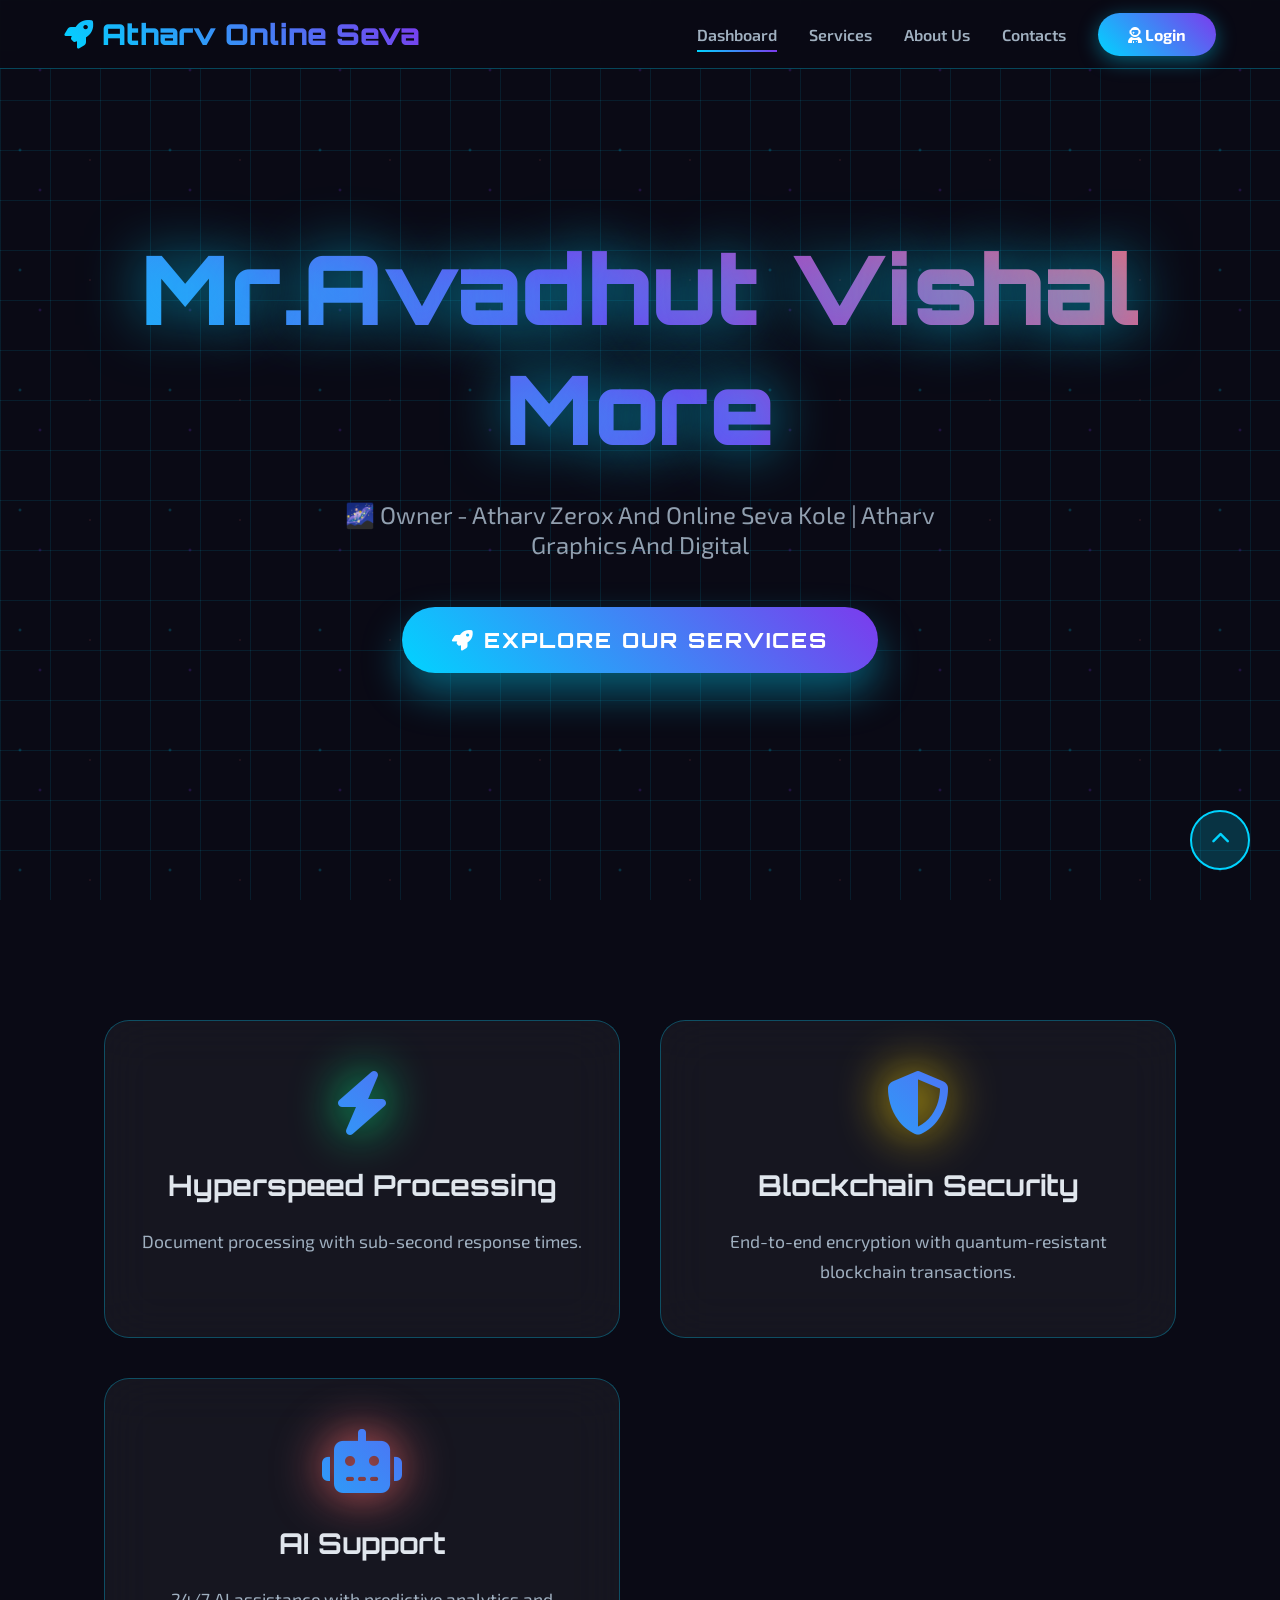
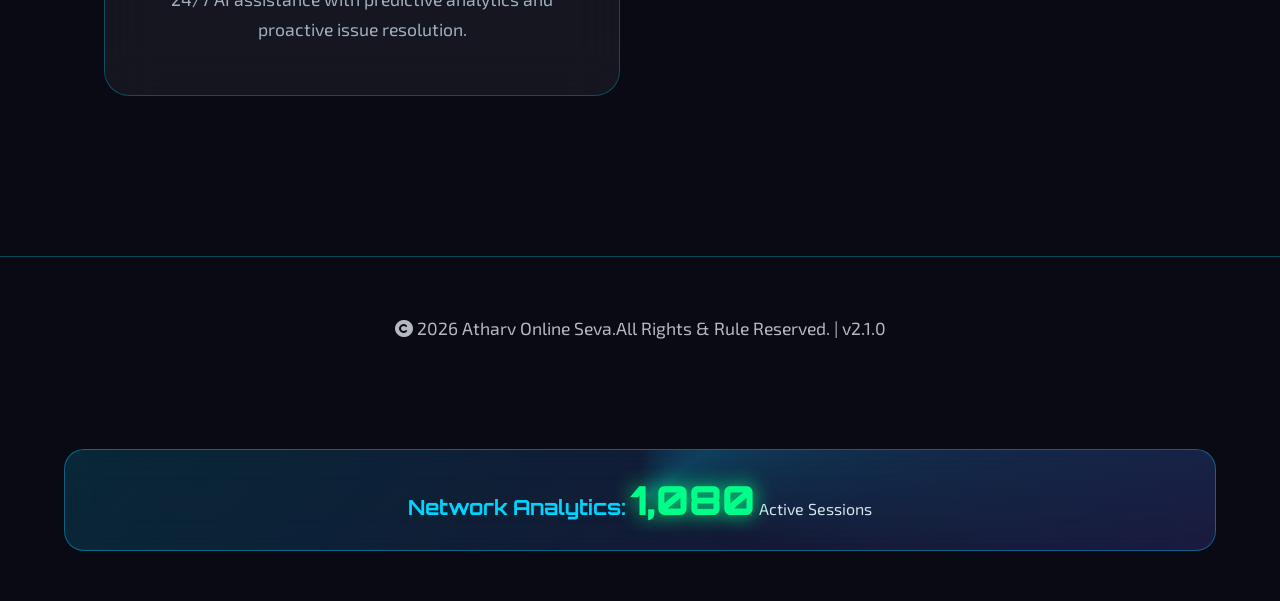
<file: index.html>
<!DOCTYPE html>
<html lang="en">
<head>
    <meta charset="UTF-8">
    <meta name="viewport" content="width=device-width, initial-scale=1.0">
    <title>Atharv Online Seva - Dashboard</title>
    <link href="https://fonts.googleapis.com/css2?family=Orbitron:wght@400;700;900&family=Exo+2:wght@300;400;600;800&display=swap" rel="stylesheet">
    <link rel="stylesheet" href="https://cdnjs.cloudflare.com/ajax/libs/font-awesome/6.4.0/css/all.min.css">
    <style>
        :root {
            --primary-glow: #00d4ff;
            --secondary-glow: #7c3aed;
            --accent-glow: #ff6b6b;
            --success-glow: #00ff88;
            --warning-glow: #ffd700;
            --bg-primary: #0a0a15;
            --bg-secondary: #1a1a2e;
            --card-bg: rgba(255,255,255,0.05);
            --text-primary: #e0e6ed;
            --text-secondary: #a0b0c0;
        }

        * {
            margin: 0;
            padding: 0;
            box-sizing: border-box;
        }

        body {
            font-family: 'Exo 2', sans-serif;
            background: var(--bg-primary);
            color: var(--text-primary);
            overflow-x: hidden;
            position: relative;
        }

        /* Animated Background Grid */
        body::before {
            content: '';
            position: fixed;
            top: 0;
            left: 0;
            width: 100vw;
            height: 100vh;
            background-image: 
                linear-gradient(rgba(0,212,255,0.1) 1px, transparent 1px),
                linear-gradient(90deg, rgba(0,212,255,0.1) 1px, transparent 1px);
            background-size: 50px 50px;
            animation: gridMove 20s linear infinite;
            z-index: -2;
        }

        @keyframes gridMove {
            0% { transform: translate(0, 0); }
            100% { transform: translate(50px, 50px); }
        }

        /* Floating Particles */
        body::after {
            content: '';
            position: fixed;
            top: 0;
            left: 0;
            width: 100%;
            height: 100%;
            background-image: 
                radial-gradient(2px 2px at 20px 30px, var(--primary-glow), transparent),
                radial-gradient(2px 2px at 40px 70px, var(--secondary-glow), transparent),
                radial-gradient(1px 1px at 90px 40px, var(--accent-glow), transparent);
            background-repeat: repeat;
            background-size: 150px 120px;
            animation: float 25s infinite linear;
            z-index: -1;
            opacity: 0.3;
        }

        @keyframes float {
            0% { transform: translateY(0px) rotate(0deg); }
            100% { transform: translateY(-20px) rotate(360deg); }
        }

        /* Navbar */
        .navbar {
            position: fixed;
            top: 0;
            width: 100%;
            background: rgba(10,10,21,0.95);
            backdrop-filter: blur(25px);
            border-bottom: 1px solid rgba(0,212,255,0.3);
            padding: 1rem 5%;
            display: flex;
            justify-content: space-between;
            align-items: center;
            z-index: 1000;
            transition: all 0.4s ease;
        }

        .navbar.scrolled {
            padding: 0.8rem 5%;
            backdrop-filter: blur(35px);
            box-shadow: 0 10px 40px rgba(0,212,255,0.2);
        }

        .logo {
            font-family: 'Orbitron', monospace;
            font-size: 1.8rem;
            font-weight: 900;
            background: linear-gradient(45deg, var(--primary-glow), var(--secondary-glow));
            -webkit-background-clip: text;
            -webkit-text-fill-color: transparent;
            background-clip: text;
        }

        .nav-links {
            display: flex;
            list-style: none;
            gap: 2rem;
            align-items: center;
        }

        .nav-links a {
            color: var(--text-secondary);
            text-decoration: none;
            font-weight: 600;
            position: relative;
            transition: all 0.3s ease;
            padding: 0.5rem 0;
        }

        .nav-links a::after {
            content: '';
            position: absolute;
            bottom: 0;
            left: 0;
            width: 0;
            height: 2px;
            background: linear-gradient(90deg, var(--primary-glow), var(--secondary-glow));
            transition: width 0.3s ease;
        }

        .nav-links a:hover::after,
        .nav-links a.active::after {
            width: 100%;
        }

        .nav-links a:hover {
            color: var(--primary-glow);
            text-shadow: 0 0 15px var(--primary-glow);
        }

        .login-btn {
            background: linear-gradient(45deg, var(--primary-glow), var(--secondary-glow));
            color: white !important;
            padding: 12px 30px !important;
            border-radius: 50px !important;
            font-weight: 700 !important;
            box-shadow: 0 5px 20px rgba(0,212,255,0.4);
            transition: all 0.4s ease !important;
        }

        .login-btn:hover {
            transform: translateY(-3px) scale(1.05);
            box-shadow: 0 15px 35px rgba(0,212,255,0.6);
        }

        /* Hero Section */
        .hero {
            height: 100vh;
            display: flex;
            flex-direction: column;
            justify-content: center;
            align-items: center;
            text-align: center;
            padding: 0 5%;
            position: relative;
        }

        .hero h1 {
            font-family: 'Orbitron', monospace;
            font-size: clamp(3rem, 8vw, 6rem);
            font-weight: 900;
            background: linear-gradient(45deg, var(--primary-glow), var(--secondary-glow), var(--accent-glow));
            -webkit-background-clip: text;
            -webkit-text-fill-color: transparent;
            background-clip: text;
            margin-bottom: 2rem;
            text-shadow: 0 0 60px rgba(0,212,255,0.7);
            animation: titleGlow 3s ease-in-out infinite alternate;
        }

        @keyframes titleGlow {
            from { filter: drop-shadow(0 0 30px var(--primary-glow)); }
            to { filter: drop-shadow(0 0 60px var(--secondary-glow)); }
        }

        .hero p {
            font-size: 1.5rem;
            max-width: 600px;
            margin-bottom: 3rem;
            color: var(--text-secondary);
            opacity: 0.9;
        }

        .cta-btn {
            display: inline-block;
            background: linear-gradient(45deg, var(--primary-glow), var(--secondary-glow));
            color: white;
            padding: 20px 50px;
            font-size: 1.3rem;
            font-weight: 800;
            font-family: 'Orbitron', monospace;
            text-decoration: none;
            border-radius: 50px;
            position: relative;
            overflow: hidden;
            transition: all 0.4s cubic-bezier(0.175, 0.885, 0.32, 1.275);
            box-shadow: 0 20px 40px rgba(0,212,255,0.4);
            text-transform: uppercase;
            letter-spacing: 2px;
        }

        .cta-btn::before {
            content: '';
            position: absolute;
            top: 0;
            left: -100%;
            width: 100%;
            height: 100%;
            background: linear-gradient(90deg, transparent, rgba(255,255,255,0.4), transparent);
            transition: left 0.6s;
        }

        .cta-btn:hover::before {
            left: 100%;
        }

        .cta-btn:hover {
            transform: translateY(-10px) scale(1.1);
            box-shadow: 0 30px 60px rgba(0,212,255,0.6);
        }

        /* Features Section */
        .features {
            padding: 120px 5% 80px;
            max-width: 1200px;
            margin: 0 auto;
            display: grid;
            grid-template-columns: repeat(auto-fit, minmax(350px, 1fr));
            gap: 40px;
        }

        .card {
            background: var(--card-bg);
            backdrop-filter: blur(25px);
            border: 1px solid rgba(0,212,255,0.3);
            padding: 50px 30px;
            border-radius: 25px;
            text-align: center;
            position: relative;
            overflow: hidden;
            transition: all 0.5s cubic-bezier(0.175, 0.885, 0.32, 1.275);
        }

        .card::before {
            content: '';
            position: absolute;
            top: 0;
            left: 0;
            right: 0;
            height: 4px;
            background: linear-gradient(90deg, var(--primary-glow), var(--secondary-glow), var(--accent-glow));
            transform: scaleX(0);
            transition: transform 0.5s ease;
        }

        .card:hover::before {
            transform: scaleX(1);
        }

        .card:hover {
            transform: translateY(-25px) rotateX(8deg) scale(1.05);
            border-color: rgba(0,212,255,0.6);
            box-shadow: 
                0 40px 80px rgba(0,212,255,0.3),
                0 0 50px rgba(0,212,255,0.2);
        }

        .card i {
            font-size: 4rem;
            margin-bottom: 2rem;
            display: block;
            background: linear-gradient(45deg, var(--primary-glow), var(--secondary-glow));
            -webkit-background-clip: text;
            -webkit-text-fill-color: transparent;
            background-clip: text;
            filter: drop-shadow(0 0 25px);
            animation: iconPulse 2s infinite;
        }

        @keyframes iconPulse {
            0%, 100% { transform: scale(1) rotate(0deg); }
            50% { transform: scale(1.15) rotate(180deg); }
        }

        .card h3 {
            font-family: 'Orbitron', monospace;
            font-size: 1.8rem;
            margin-bottom: 1.5rem;
            color: var(--text-primary);
        }

        .card p {
            color: var(--text-secondary);
            line-height: 1.7;
            font-size: 1.1rem;
        }

        /* Footer */
        footer {
            text-align: center;
            padding: 60px 5%;
            background: rgba(10,10,21,0.8);
            border-top: 1px solid rgba(0,212,255,0.3);
            margin-top: 80px;
        }

        footer p {
            font-size: 1.1rem;
            opacity: 0.8;
        }

        /* Admin Analytics */
        .analytics {
            background: linear-gradient(135deg, rgba(0,212,255,0.15), rgba(124,58,237,0.15));
            backdrop-filter: blur(20px);
            border: 1px solid rgba(0,212,255,0.4);
            margin: 50px 5%;
            padding: 25px;
            border-radius: 20px;
            text-align: center;
            position: relative;
            overflow: hidden;
        }

        .analytics::before {
            content: '';
            position: absolute;
            top: -50%;
            left: -50%;
            width: 200%;
            height: 200%;
            background: conic-gradient(transparent, rgba(0,212,255,0.2), transparent 30%);
            animation: rotate 6s linear infinite;
        }

        .analytics > * {
            position: relative;
            z-index: 1;
        }

        .analytics strong {
            color: var(--primary-glow);
            font-size: 1.3rem;
            font-family: 'Orbitron', monospace;
        }

        #view-count {
            color: var(--success-glow);
            font-size: 2.5rem;
            font-weight: 900;
            font-family: 'Orbitron', monospace;
            text-shadow: 0 0 20px var(--success-glow);
            animation: countGlow 2s ease-in-out infinite alternate;
        }

        @keyframes countGlow {
            from { filter: drop-shadow(0 0 10px var(--success-glow)); }
            to { filter: drop-shadow(0 0 25px var(--success-glow)); }
        }

        @keyframes rotate {
            100% { transform: rotate(360deg); }
        }

        /* Responsive */
        @media (max-width: 768px) {
            .nav-links {
                gap: 1rem;
            }
            .features {
                grid-template-columns: 1fr;
                padding: 80px 5% 60px;
            }
            .hero h1 {
                font-size: 3rem;
            }
        }

        /* Scroll Indicator */
        .scroll-indicator {
            position: fixed;
            bottom: 30px;
            right: 30px;
            width: 60px;
            height: 60px;
            background: rgba(0,212,255,0.2);
            border: 2px solid var(--primary-glow);
            border-radius: 50%;
            display: flex;
            align-items: center;
            justify-content: center;
            cursor: pointer;
            transition: all 0.3s ease;
            z-index: 100;
        }

        .scroll-indicator:hover {
            background: rgba(0,212,255,0.4);
            transform: scale(1.2);
            box-shadow: 0 0 25px var(--primary-glow);
        }
    </style>
</head>
<body>
    <nav class="navbar">
        <div class="logo">
            <i class="fas fa-rocket"></i>
            Atharv Online Seva
        </div>
        <ul class="nav-links">
            <li><a href="index.html" class="active">Dashboard</a></li>
            <li><a href="services.html">Services</a></li>
            <li><a href="about.html">About Us</a></li>
            <li><a href="contact.html">Contacts</a></li>
            <li id="auth-btn"><a href="login.html" class="login-btn">
                <i class="fas fa-user-astronaut"></i> Login 
            </a></li>
        </ul>
    </nav>

    <header class="hero">
        <h1>Mr.Avadhut Vishal More</h1>
        <p>🌌 Owner - Atharv Zerox And Online Seva Kole | Atharv Graphics And Digital</p>
        <a href="services.html" class="cta-btn">
            <i class="fas fa-rocket"></i> Explore Our Services
        </a>
    </header>

    <section class="features">
        <div class="card">
            <i class="fas fa-bolt" style="color: var(--success-glow);"></i>
            <h3>Hyperspeed Processing</h3>
            <p>Document processing with sub-second response times.</p>
        </div>
        <div class="card">
            <i class="fas fa-shield-alt" style="color: var(--warning-glow);"></i>
            <h3>Blockchain Security</h3>
            <p>End-to-end encryption with quantum-resistant blockchain transactions.</p>
        </div>
        <div class="card">
            <i class="fas fa-robot" style="color: var(--accent-glow);"></i>
            <h3>AI  Support</h3>
            <p>24/7 AI assistance with predictive analytics and proactive issue resolution.</p>
        </div>
    </section>

    <footer>
        <p><i class="fas fa-copyright"></i> 2026 Atharv Online Seva.All Rights & Rule Reserved. | v2.1.0</p>
    </footer>

    <div class="analytics">
        <strong> Network Analytics:</strong>
        <span id="view-count">1,080</span> Active Sessions
    </div>

    <div class="scroll-indicator" onclick="window.scrollTo({top: 0, behavior: 'smooth'})">
        <i class="fas fa-chevron-up" style="color: var(--primary-glow); font-size: 1.2rem;"></i>
    </div>

    <script>
        // Navbar scroll effect
        window.addEventListener('scroll', () => {
            document.querySelector('.navbar').classList.toggle('scrolled', window.scrollY > 50);
        });

        // View counter animation
        function animateCounter() {
            const counter = document.getElementById('view-count');
            let current = parseInt(counter.textContent.replace(/,/g, ''));
            const target = current + Math.floor(Math.random() * 50) + 10;
            
            const increment = target / 100;
            let i = current;
            
            const timer = setInterval(() => {
                i += increment;
                if (i >= target) {
                    i = target;
                    clearInterval(timer);
                }
                counter.textContent = Math.floor(i).toLocaleString();
            }, 20);
        }

        // Typing effect for hero
        const heroText = "Neural Command Center";
        let i = 0;
        const heroH1 = document.querySelector('.hero h1');
        function typeHero() {
            if (i < heroText.length) {
                heroH1.innerHTML = hero
</file>
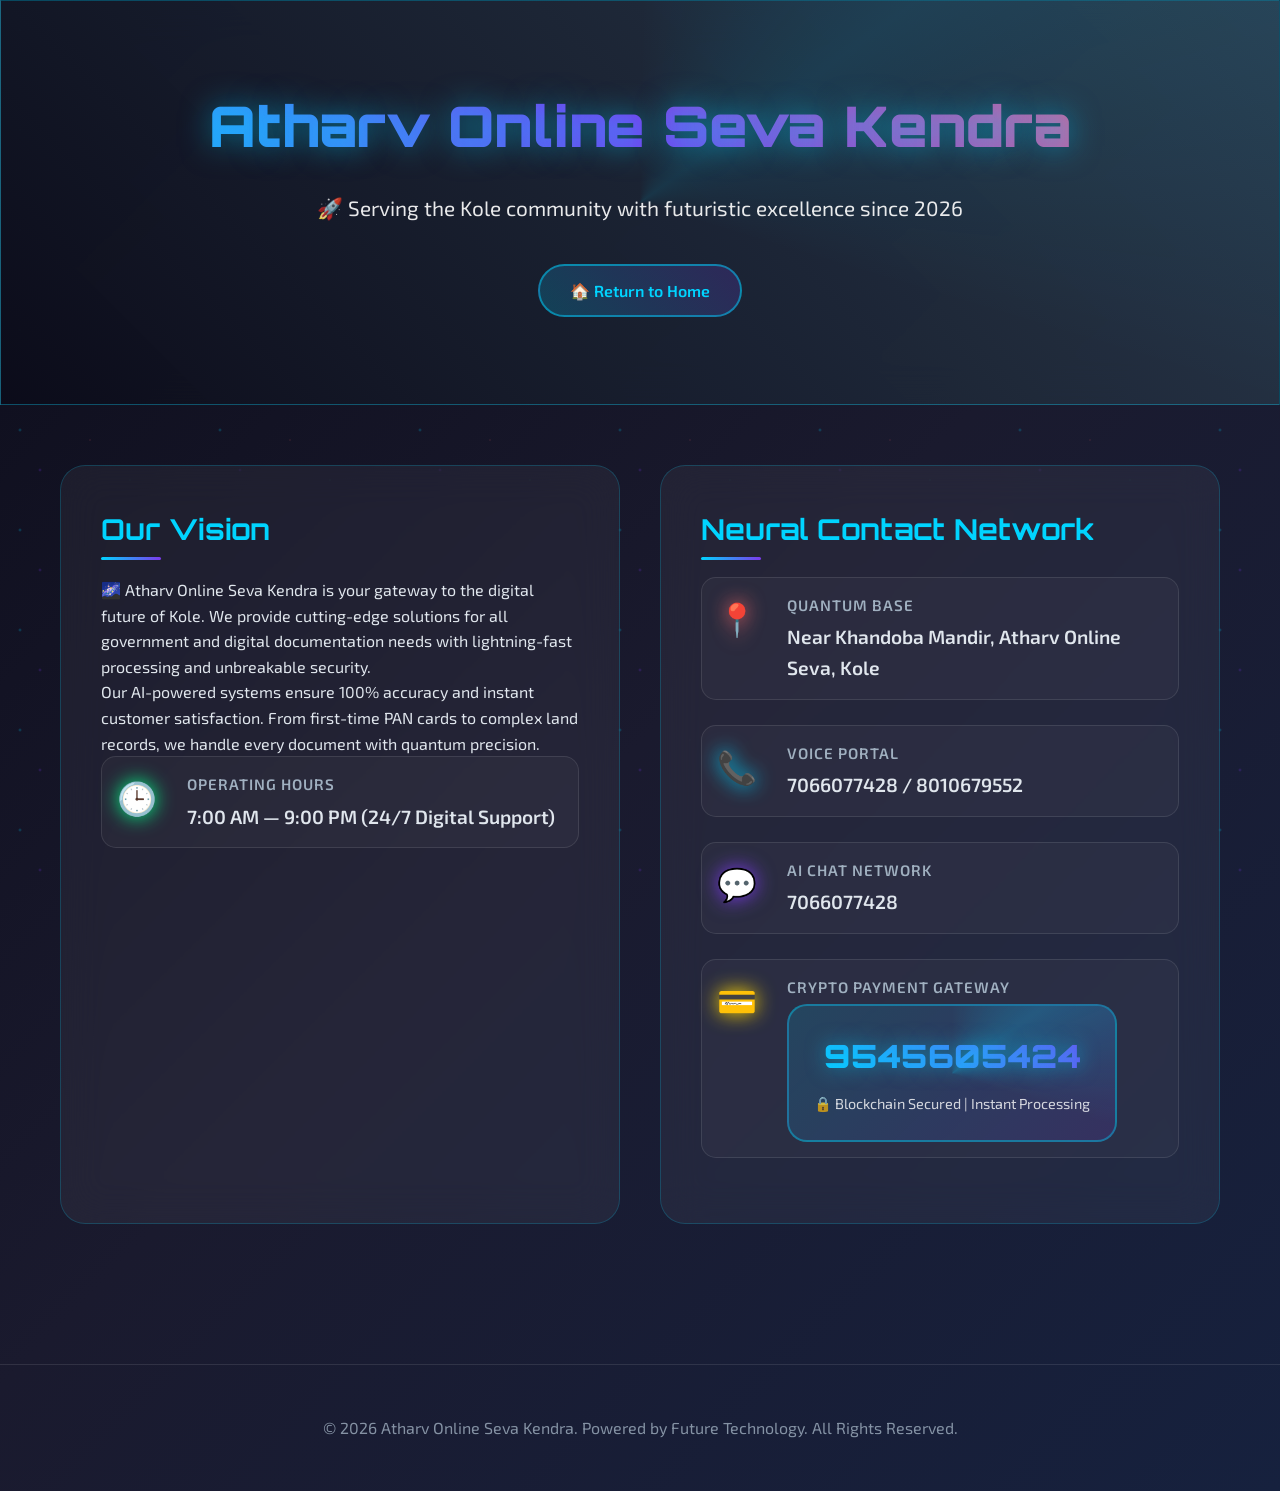
<file: about.html>
<!DOCTYPE html>
<html lang="en">
<head>
    <meta charset="UTF-8">
    <meta name="viewport" content="width=device-width, initial-scale=1.0">
    <title>About Us - Atharv Online Seva</title>
    <link href="https://fonts.googleapis.com/css2?family=Orbitron:wght@400;700;900&family=Exo+2:wght@300;400;600&display=swap" rel="stylesheet">
    <style>
        :root {
            --primary-glow: #00d4ff;
            --secondary-glow: #7c3aed;
            --accent-glow: #ff6b6b;
            --bg-gradient: linear-gradient(135deg, #0c0c1a 0%, #1a1a2e 50%, #16213e 100%);
            --card-glow: rgba(0, 212, 255, 0.3);
            --text-primary: #e0e6ed;
            --text-secondary: #a0b0c0;
        }

        * {
            margin: 0;
            padding: 0;
            box-sizing: border-box;
        }

        body {
            font-family: 'Exo 2', sans-serif;
            background: var(--bg-gradient);
            color: var(--text-primary);
            line-height: 1.6;
            overflow-x: hidden;
            position: relative;
        }

        /* Animated Background Particles */
        body::before {
            content: '';
            position: fixed;
            top: 0;
            left: 0;
            width: 100%;
            height: 100%;
            background-image: 
                radial-gradient(2px 2px at 20px 30px, #00d4ff, transparent),
                radial-gradient(2px 2px at 40px 70px, #7c3aed, transparent),
                radial-gradient(1px 1px at 90px 40px, #ff6b6b, transparent),
                radial-gradient(1px 1px at 130px 80px, #00ff88, transparent);
            background-repeat: repeat;
            background-size: 200px 100px;
            animation: float 20s infinite linear;
            z-index: -1;
            opacity: 0.3;
        }

        @keyframes float {
            0% { transform: translateY(0px) rotate(0deg); }
            100% { transform: translateY(-100px) rotate(360deg); }
        }

        .container {
            max-width: 1200px;
            margin: 0 auto;
            padding: 20px;
            position: relative;
            z-index: 1;
        }

        /* Futuristic Header */
        .about-header {
            text-align: center;
            background: linear-gradient(45deg, rgba(12,12,26,0.95), rgba(44,62,80,0.9));
            backdrop-filter: blur(20px);
            border: 1px solid rgba(0,212,255,0.3);
            color: white;
            padding: 80px 20px;
            margin-bottom: 40px;
            position: relative;
            overflow: hidden;
        }

        .about-header::before {
            content: '';
            position: absolute;
            top: -50%;
            left: -50%;
            width: 200%;
            height: 200%;
            background: conic-gradient(transparent, rgba(0,212,255,0.1), transparent 30%);
            animation: rotate 4s linear infinite;
        }

        @keyframes rotate {
            100% { transform: rotate(360deg); }
        }

        .about-header h1 {
            font-family: 'Orbitron', monospace;
            font-size: 3.5rem;
            font-weight: 900;
            margin: 0;
            background: linear-gradient(45deg, #00d4ff, #7c3aed, #ff6b6b);
            -webkit-background-clip: text;
            -webkit-text-fill-color: transparent;
            background-clip: text;
            text-shadow: 0 0 30px rgba(0,212,255,0.5);
            animation: glow 2s ease-in-out infinite alternate;
        }

        @keyframes glow {
            from { filter: drop-shadow(0 0 20px #00d4ff); }
            to { filter: drop-shadow(0 0 30px #7c3aed); }
        }

        .about-header p {
            font-size: 1.3rem;
            margin: 20px 0;
            opacity: 0.9;
        }

        .home-link {
            display: inline-block;
            margin-top: 20px;
            padding: 12px 30px;
            background: linear-gradient(45deg, rgba(0,212,255,0.2), rgba(124,58,237,0.2));
            border: 2px solid rgba(0,212,255,0.5);
            color: #00d4ff;
            text-decoration: none;
            font-weight: 600;
            border-radius: 50px;
            transition: all 0.3s ease;
            position: relative;
            overflow: hidden;
        }

        .home-link::before {
            content: '';
            position: absolute;
            top: 0;
            left: -100%;
            width: 100%;
            height: 100%;
            background: linear-gradient(90deg, transparent, rgba(255,255,255,0.3), transparent);
            transition: left 0.5s;
        }

        .home-link:hover::before {
            left: 100%;
        }

        .home-link:hover {
            background: linear-gradient(45deg, rgba(0,212,255,0.3), rgba(124,58,237,0.3));
            box-shadow: 0 0 25px rgba(0,212,255,0.6);
            transform: translateY(-3px);
        }

        /* Main Content Grid */
        .content-grid {
            display: grid;
            grid-template-columns: 1fr 1fr;
            gap: 40px;
            margin-bottom: 60px;
        }

        .card {
            background: rgba(255,255,255,0.05);
            backdrop-filter: blur(20px);
            border: 1px solid rgba(0,212,255,0.2);
            padding: 40px;
            border-radius: 25px;
            position: relative;
            overflow: hidden;
            transition: all 0.4s cubic-bezier(0.175, 0.885, 0.32, 1.275);
        }

        .card::before {
            content: '';
            position: absolute;
            top: 0;
            left: 0;
            right: 0;
            height: 4px;
            background: linear-gradient(90deg, var(--primary-glow), var(--secondary-glow), var(--accent-glow));
            transform: scaleX(0);
            transition: transform 0.4s ease;
        }

        .card:hover::before {
            transform: scaleX(1);
        }

        .card:hover {
            transform: translateY(-15px) scale(1.02);
            box-shadow: 0 25px 50px rgba(0,212,255,0.2);
            border-color: rgba(0,212,255,0.5);
        }

        h2 {
            font-family: 'Orbitron', monospace;
            font-size: 1.8rem;
            font-weight: 700;
            color: var(--primary-glow);
            margin-bottom: 25px;
            position: relative;
        }

        h2::after {
            content: '';
            position: absolute;
            bottom: -8px;
            left: 0;
            width: 60px;
            height: 3px;
            background: linear-gradient(90deg, var(--primary-glow), var(--secondary-glow));
            border-radius: 2px;
        }

        /* Detail Items */
        .detail-item {
            margin-bottom: 25px;
            display: flex;
            align-items: flex-start;
            padding: 15px;
            background: rgba(255,255,255,0.03);
            border-radius: 15px;
            border: 1px solid rgba(255,255,255,0.1);
            transition: all 0.3s ease;
        }

        .detail-item:hover {
            background: rgba(0,212,255,0.1);
            border-color: rgba(0,212,255,0.3);
            transform: translateX(10px);
        }

        .icon {
            font-size: 2rem;
            margin-right: 20px;
            min-width: 50px;
            filter: drop-shadow(0 0 10px currentColor);
            animation: pulse 2s infinite;
        }

        @keyframes pulse {
            0%, 100% { transform: scale(1); }
            50% { transform: scale(1.1); }
        }

        .info-label {
            font-weight: 600;
            display: block;
            color: var(--text-secondary);
            font-size: 0.95rem;
            text-transform: uppercase;
            letter-spacing: 1px;
            margin-bottom: 5px;
        }

        .info-value {
            font-size: 1.2rem;
            color: var(--text-primary);
            font-weight: 600;
        }

        /* Payment Section */
        .payment-box {
            background: linear-gradient(135deg, rgba(0,212,255,0.15), rgba(124,58,237,0.15));
            border: 2px solid rgba(0,212,255,0.4);
            padding: 25px;
            border-radius: 20px;
            text-align: center;
            position: relative;
            overflow: hidden;
        }

        .payment-box::before {
            content: '';
            position: absolute;
            top: -50%;
            left: -50%;
            width: 200%;
            height: 200%;
            background: conic-gradient(transparent, rgba(0,212,255,0.2), transparent 30%);
            animation: rotate-slow 8s linear infinite;
        }

        @keyframes rotate-slow {
            100% { transform: rotate(360deg); }
        }

        .payment-no {
            font-family: 'Orbitron', monospace;
            font-size: 2rem;
            font-weight: 900;
            background: linear-gradient(45deg, #00d4ff, #7c3aed);
            -webkit-background-clip: text;
            -webkit-text-fill-color: transparent;
            background-clip: text;
            display: block;
            margin-bottom: 10px;
            text-shadow: 0 0 20px rgba(0,212,255,0.5);
        }

        /* Responsive Design */
        @media (max-width: 768px) {
            .content-grid {
                grid-template-columns: 1fr;
                gap: 25px;
            }
            
            .about-header h1 {
                font-size: 2.5rem;
            }
            
            .container {
                padding: 15px;
            }
        }

        /* Footer */
        footer {
            text-align: center;
            padding: 50px 20px;
            color: var(--text-secondary);
            border-top: 1px solid rgba(255,255,255,0.1);
            margin-top: 60px;
        }

        footer p {
            font-size: 1rem;
            opacity: 0.8;
        }
    </style>
</head>
<body>

    <header class="about-header">
        <h1>Atharv Online Seva Kendra</h1>
        <p>🚀 Serving the Kole community with futuristic excellence since 2026</p>
        <a href="index.html" class="home-link">🏠 Return to Home</a>
    </header>

    <div class="container">
        <div class="content-grid">
            
            <div class="card">
                <h2>Our Vision</h2>
                <p>🌌 Atharv Online Seva Kendra is your gateway to the digital future of Kole. We provide cutting-edge solutions for all government and digital documentation needs with lightning-fast processing and unbreakable security.</p>
                <p>Our AI-powered systems ensure 100% accuracy and instant customer satisfaction. From first-time PAN cards to complex land records, we handle every document with quantum precision.</p>
                
                <div class="detail-item">
                    <span class="icon" style="color: #00ff88;">🕒</span>
                    <div>
                        <span class="info-label">Operating Hours</span>
                        <span class="info-value">7:00 AM — 9:00 PM (24/7 Digital Support)</span>
                    </div>
                </div>
            </div>

            <div class="card">
                <h2>Neural Contact Network</h2>
                
                <div class="detail-item">
                    <span class="icon" style="color: #ff6b6b;">📍</span>
                    <div>
                        <span class="info-label">Quantum Base</span>
                        <span class="info-value">Near Khandoba Mandir, Atharv Online Seva, Kole</span>
                    </div>
                </div>

                <div class="detail-item">
                    <span class="icon" style="color: #00d4ff;">📞</span>
                    <div>
                        <span class="info-label">Voice Portal</span>
                        <span class="info-value">7066077428 / 8010679552</span>
                    </div>
                </div>

                <div class="detail-item">
                    <span class="icon" style="color: #7c3aed;">💬</span>
                    <div>
                        <span class="info-label">AI Chat Network</span>
                        <span class="info-value">7066077428</span>
                    </div>
                </div>

                <div class="detail-item">
                    <span class="icon" style="color: #ffd700;">💳</span>
                    <div>
                        <span class="info-label">Crypto Payment Gateway</span>
                        <div class="payment-box">
                            <span class="payment-no">9545605424</span>
                            <p style="margin: 10px 0 0; font-size: 0.9rem; color: rgba(255,255,255,0.8);">🔒 Blockchain Secured | Instant Processing</p>
                        </div>
                    </div>
                </div>
            </div>

        </div>
    </div>

    <footer>
        <p>&copy; 2026 Atharv Online Seva Kendra. Powered by Future Technology. All Rights Reserved.</p>
    </footer>

</body>
</html>
</file>
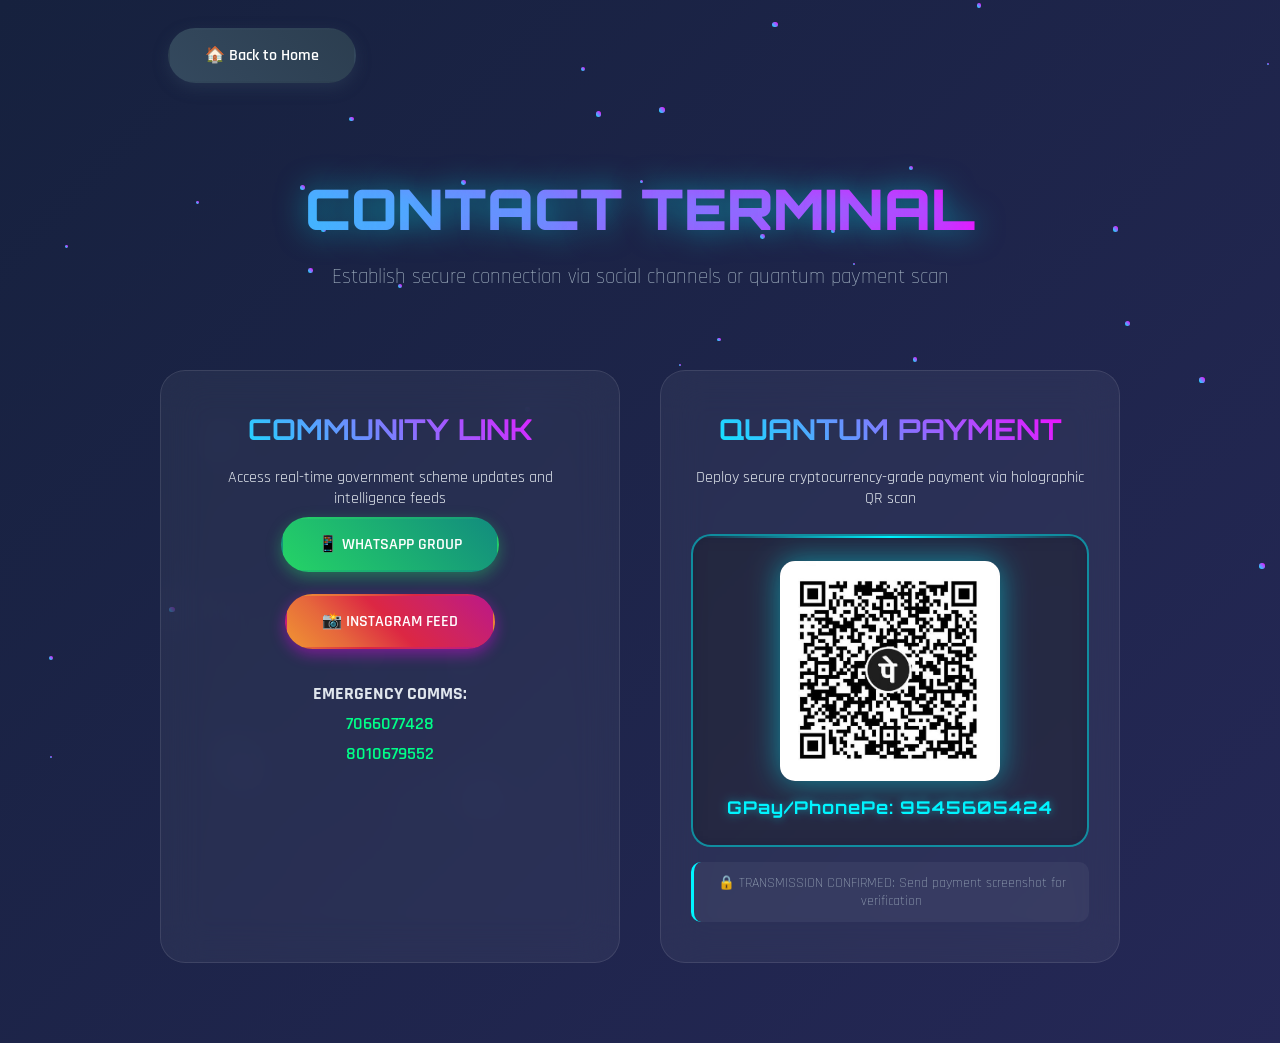
<file: contact.html>
<!DOCTYPE html>
<html lang="en">
<head>
    <meta charset="UTF-8">
    <meta name="viewport" content="width=device-width, initial-scale=1.0">
    <title>Contact Us - Atharv Online Seva</title>
    <link href="https://fonts.googleapis.com/css2?family=Orbitron:wght@400;700;900&family=Rajdhani:wght@300;400;600;700&display=swap" rel="stylesheet">
    <style>
        * {
            margin: 0;
            padding: 0;
            box-sizing: border-box;
        }

        body {
            font-family: 'Rajdhani', sans-serif;
            background: linear-gradient(-45deg, #0f0f23, #1a1a3e, #2a2a5e, #16213e);
            background-size: 400% 400%;
            animation: gradientShift 15s ease infinite;
            color: #e0e6ed;
            overflow-x: hidden;
            min-height: 100vh;
        }

        @keyframes gradientShift {
            0% { background-position: 0% 50%; }
            50% { background-position: 100% 50%; }
            100% { background-position: 0% 50%; }
        }

        /* Floating Particles */
        .particles {
            position: fixed;
            top: 0;
            left: 0;
            width: 100%;
            height: 100%;
            pointer-events: none;
            z-index: 1;
        }

        .particle {
            position: absolute;
            background: linear-gradient(45deg, #00f5ff, #ff00ff);
            border-radius: 50%;
            animation: float 6s ease-in-out infinite;
        }

        @keyframes float {
            0%, 100% { transform: translateY(0px) rotate(0deg); opacity: 0.7; }
            50% { transform: translateY(-20px) rotate(180deg); opacity: 1; }
        }

        .contact-container {
            max-width: 1000px;
            margin: 0 auto;
            padding: 20px;
            position: relative;
            z-index: 10;
        }

        .header {
            text-align: center;
            margin: 60px 0 80px;
        }

        .header h1 {
            font-family: 'Orbitron', monospace;
            font-size: 3.5rem;
            font-weight: 900;
            background: linear-gradient(45deg, #00f5ff, #ff00ff, #00ff88, #ffaa00);
            background-size: 300% 300%;
            -webkit-background-clip: text;
            -webkit-text-fill-color: transparent;
            animation: textGlow 3s ease-in-out infinite alternate;
            text-shadow: 0 0 30px rgba(0, 245, 255, 0.5);
            margin-bottom: 20px;
        }

        @keyframes textGlow {
            0% { background-position: 0% 50%; filter: hue-rotate(0deg); }
            100% { background-position: 100% 50%; filter: hue-rotate(360deg); }
        }

        .header p {
            font-size: 1.3rem;
            color: #a0b0c0;
            font-weight: 300;
        }

        .contact-grid {
            display: grid;
            grid-template-columns: repeat(auto-fit, minmax(350px, 1fr));
            gap: 40px;
            margin-bottom: 60px;
        }

        .contact-card {
            background: rgba(255, 255, 255, 0.05);
            backdrop-filter: blur(20px);
            padding: 40px 30px;
            border-radius: 25px;
            text-align: center;
            border: 1px solid rgba(255, 255, 255, 0.1);
            position: relative;
            overflow: hidden;
            transition: all 0.4s cubic-bezier(0.175, 0.885, 0.32, 1.275);
        }

        .contact-card::before {
            content: '';
            position: absolute;
            top: 0;
            left: -100%;
            width: 100%;
            height: 100%;
            background: linear-gradient(90deg, transparent, rgba(255,255,255,0.2), transparent);
            transition: left 0.5s;
        }

        .contact-card:hover::before {
            left: 100%;
        }

        .contact-card:hover {
            transform: translateY(-15px) scale(1.02);
            box-shadow: 0 25px 50px rgba(0, 245, 255, 0.3);
            border-color: rgba(0, 245, 255, 0.5);
        }

        .contact-card h2 {
            font-family: 'Orbitron', monospace;
            font-size: 1.8rem;
            font-weight: 700;
            margin-bottom: 20px;
            background: linear-gradient(45deg, #00f5ff, #ff00ff);
            -webkit-background-clip: text;
            -webkit-text-fill-color: transparent;
        }

        /* Futuristic Buttons */
        .btn {
            display: inline-block;
            padding: 15px 35px;
            margin: 8px;
            border-radius: 50px;
            text-decoration: none;
            font-family: 'Rajdhani', sans-serif;
            font-weight: 600;
            font-size: 1rem;
            position: relative;
            overflow: hidden;
            transition: all 0.3s ease;
            border: 2px solid transparent;
        }

        .btn::before {
            content: '';
            position: absolute;
            top: 0;
            left: -100%;
            width: 100%;
            height: 100%;
            background: linear-gradient(90deg, transparent, rgba(255,255,255,0.3), transparent);
            transition: left 0.5s;
        }

        .btn:hover::before {
            left: 100%;
        }

        .whatsapp-btn {
            background: linear-gradient(45deg, #25D366, #128C7E);
            box-shadow: 0 5px 15px rgba(37, 211, 102, 0.4);
            color: white;
        }

        .whatsapp-btn:hover {
            transform: translateY(-3px);
            box-shadow: 0 10px 25px rgba(37, 211, 102, 0.6);
        }

        .insta-btn {
            background: linear-gradient(45deg, #f09433, #e6683c, #dc2743, #cc2366, #bc1888);
            box-shadow: 0 5px 15px rgba(255, 0, 255, 0.4);
            color: white;
        }

        .insta-btn:hover {
            transform: translateY(-3px);
            box-shadow: 0 10px 25px rgba(255, 0, 255, 0.6);
        }

        .home-btn {
            background: linear-gradient(45deg, #34495e, #2c3e50);
            box-shadow: 0 5px 15px rgba(52, 73, 94, 0.4);
            color: white;
            margin-bottom: 30px;
            display: inline-flex;
            align-items: center;
            gap: 10px;
        }

        .home-btn:hover {
            transform: translateY(-3px);
            box-shadow: 0 10px 25px rgba(52, 73, 94, 0.6);
        }

        /* Scanner Styling */
        .scanner-box {
            margin-top: 25px;
            padding: 25px;
            border: 2px solid rgba(0, 245, 255, 0.5);
            border-radius: 20px;
            background: rgba(0, 0, 0, 0.3);
            backdrop-filter: blur(10px);
            position: relative;
            overflow: hidden;
        }

        .scanner-box::before {
            content: '';
            position: absolute;
            top: 0;
            left: 0;
            right: 0;
            height: 2px;
            background: linear-gradient(90deg, transparent, #00f5ff, transparent);
            animation: scan 2s linear infinite;
        }

        @keyframes scan {
            0% { transform: translateX(-100%); }
            100% { transform: translateX(100%); }
        }

        .qr-placeholder {
            width: 220px;
            height: 220px;
            margin: 0 auto 15px;
            display: flex;
            align-items: center;
            justify-content: center;
            border-radius: 15px;
            overflow: hidden;
            position: relative;
            box-shadow: 0 0 30px rgba(0, 245, 255, 0.5);
        }

        .qr-placeholder::after {
            content: '';
            position: absolute;
            width: 100%;
            height: 100%;
            border: 2px solid rgba(0, 245, 255, 0.3);
            border-radius: 15px;
            animation: pulse 2s infinite;
        }

        @keyframes pulse {
            0%, 100% { opacity: 0.5; transform: scale(1); }
            50% { opacity: 1; transform: scale(1.05); }
        }

        .qr-placeholder img {
            width: 100%;
            height: 100%;
            object-fit: cover;
            filter: drop-shadow(0 0 10px rgba(0, 245, 255, 0.5));
        }

        .payment-id {
            font-family: 'Orbitron', monospace;
            font-weight: 700;
            font-size: 1.1rem;
            color: #00f5ff;
            text-shadow: 0 0 10px rgba(0, 245, 255, 0.5);
            letter-spacing: 1px;
        }

        .phone-numbers {
            font-size: 1.1rem;
            margin-top: 20px;
            font-weight: 600;
        }

        .phone-numbers span {
            display: block;
            margin: 8px 0;
            color: #00ff88;
            transition: color 0.3s ease;
        }

        .phone-numbers span:hover {
            color: #00f5ff;
            text-shadow: 0 0 10px rgba(0, 245, 255, 0.5);
        }

        .note {
            font-size: 0.85rem;
            color: #a0b0c0;
            margin-top: 15px;
            font-weight: 300;
            background: rgba(255, 255, 255, 0.05);
            padding: 12px;
            border-radius: 10px;
            border-left: 3px solid #00f5ff;
        }

        /* Responsive */
        @media (max-width: 768px) {
            .header h1 { font-size: 2.5rem; }
            .contact-grid { grid-template-columns: 1fr; gap: 30px; }
            .contact-container { padding: 15px; }
            .contact-card { padding: 30px 20px; }
        }

        /* Scroll Indicator */
        ::-webkit-scrollbar {
            width: 8px;
        }

        ::-webkit-scrollbar-track {
            background: rgba(255,255,255,0.1);
        }

        ::-webkit-scrollbar-thumb {
            background: linear-gradient(45deg, #00f5ff, #ff00ff);
            border-radius: 4px;
        }
    </style>
</head>
<body>
    <!-- Floating Particles -->
    <div class="particles" id="particles"></div>

    <div class="contact-container">
        <a href="index.html" class="btn home-btn">🏠 Back to Home</a>

        <div class="header">
            <h1>CONTACT TERMINAL</h1>
            <p>Establish secure connection via social channels or quantum payment scan</p>
        </div>

        <div class="contact-grid">
            <div class="contact-card">
                <h2>COMMUNITY LINK</h2>
                <p>Access real-time government scheme updates and intelligence feeds</p>
                
                <a href="https://chat.whatsapp.com/C6KC8jdbUiaDDv53TfvQue" class="btn whatsapp-btn">
                    📱 WHATSAPP GROUP
                </a>
                <a href="https://www.instagram.com/atharv_online_seva_kole" class="btn insta-btn">
                    📸 INSTAGRAM FEED
                </a>
                
                <div class="phone-numbers">
                    <p><strong>EMERGENCY COMMS:</strong></p>
                    <span>7066077428</span>
                    <span>8010679552</span>
                </div>
            </div>

            <div class="contact-card">
                <h2>QUANTUM PAYMENT</h2>
                <p>Deploy secure cryptocurrency-grade payment via holographic QR scan</p>
                
                <div class="scanner-box">
                    <div class="qr-placeholder">
                        <img src="scanner.jpeg" alt="Quantum Payment Scanner">
                    </div>
                    <span class="payment-id">GPay/PhonePe: 9545605424</span>
                </div>
                <div class="note">
                    🔒 TRANSMISSION CONFIRMED: Send payment screenshot for verification
                </div>
            </div>
        </div>
    </div>

    <script>
        // Create floating particles
        function createParticles() {
            const particlesContainer = document.getElementById('particles');
            for (let i = 0; i < 50; i++) {
                const particle = document.createElement('div');
                particle.className = 'particle';
                particle.style.left = Math.random() * 100 + '%';
                particle.style.top = Math.random() * 100 + '%';
                particle.style.width = particle.style.height = (Math.random() * 4 + 2) + 'px';
                particle.style.animationDelay = Math.random() * 6 + 's';
                particle.style.animationDuration = (Math.random() * 3 + 4) + 's';
                particlesContainer.appendChild(particle);
            }
        }

        // Initialize particles on load
        window.addEventListener('load', createParticles);

        // Add subtle hover effects to phone numbers
        document.querySelectorAll('.phone-numbers span').forEach(span => {
            span.addEventListener('mouseenter', function() {
                this.style.transform = 'scale(1.05)';
            });
            span.addEventListener('mouseleave', function() {
                this.style.transform = 'scale(1)';
            });
        });

        // Parallax effect on scroll
        window.addEventListener('scroll', () => {
            const scrolled = window.pageYOffset;
            const particles = document.querySelector('.particles');
            particles.style.transform = `translateY(${scrolled * 0.5}px)`;
        });
    </script>
</body>
</html>
</file>
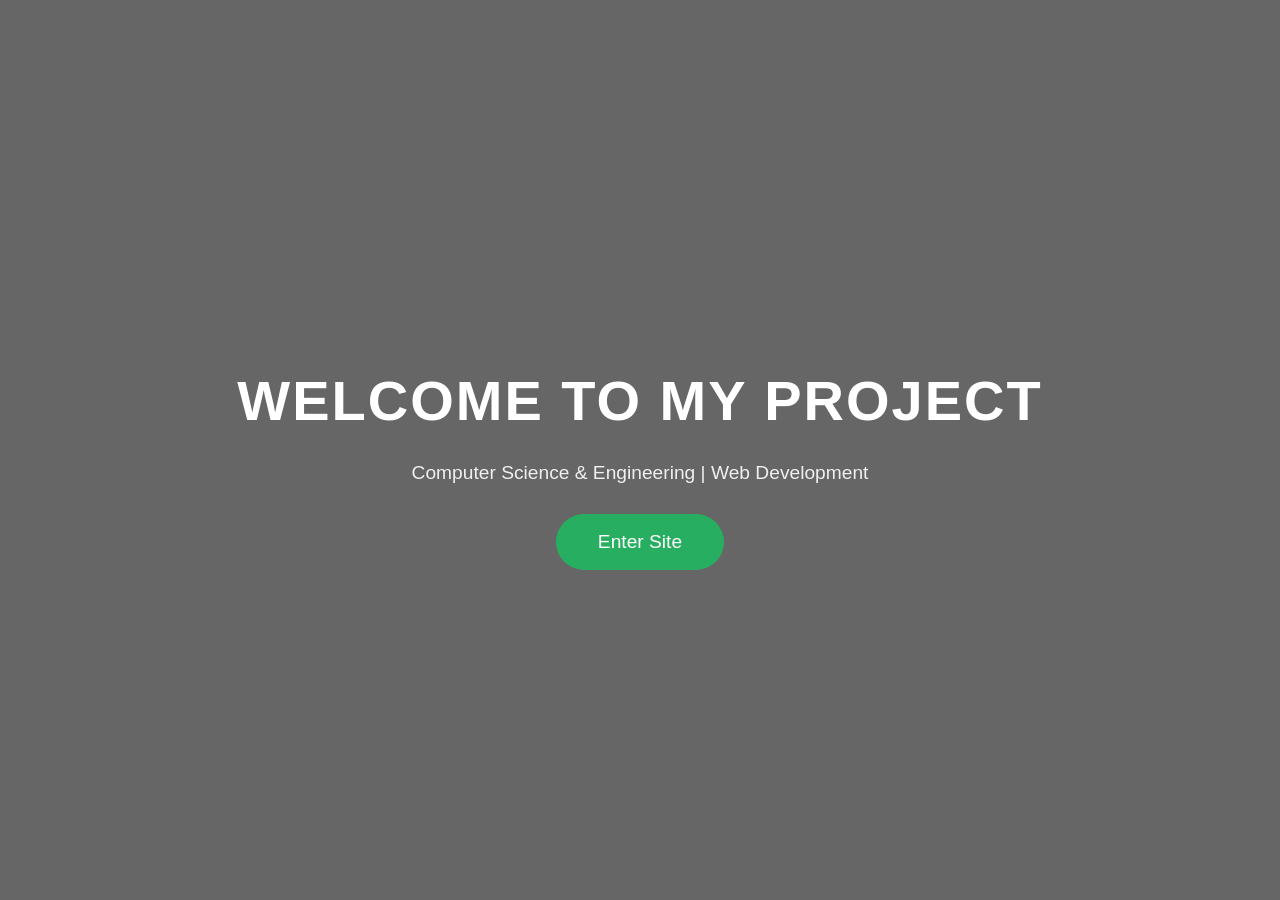
<file: cover.html>
<!DOCTYPE html>
<html lang="en">
<head>
    <meta charset="UTF-8">
    <meta name="viewport" content="width=device-width, initial-scale=1.0">
    <title>Welcome</title>
    <style>
        body, html {
            height: 100%;
            margin: 0;
            font-family: 'Segoe UI', Tahoma, Geneva, Verdana, sans-serif;
        }

        /* Background Image/Color */
        .cover-wrapper {
            background: linear-gradient(rgba(0,0,0,0.6), rgba(0,0,0,0.6)), 
                        url('https://images.unsplash.com/photo-1517694712202-14dd9538aa97?auto=format&fit=crop&w=1350&q=80');
            background-size: cover;
            background-position: center;
            height: 100%;
            display: flex;
            flex-direction: column;
            justify-content: center;
            align-items: center;
            color: white;
            text-align: center;
        }

        h1 { font-size: 3.5rem; margin-bottom: 10px; text-transform: uppercase; letter-spacing: 2px; }
        p { font-size: 1.2rem; margin-bottom: 30px; opacity: 0.9; }

        /* The Enter Button */
        .enter-button {
            padding: 15px 40px;
            font-size: 1.2rem;
            color: white;
            background-color: #27ae60;
            text-decoration: none;
            border-radius: 30px;
            border: 2px solid transparent;
            transition: all 0.3s ease;
        }

        .enter-button:hover {
            background-color: transparent;
            border: 2px solid #27ae60;
            transform: scale(1.05);
        }
    </style>
</head>
<body>

    <div class="cover-wrapper">
        <h1>Welcome to My Project</h1>
        <p>Computer Science & Engineering | Web Development</p>
        <a href="index.html" class="btn enter-button">Enter Site</a>
    </div>

</body>
</html>
</file>
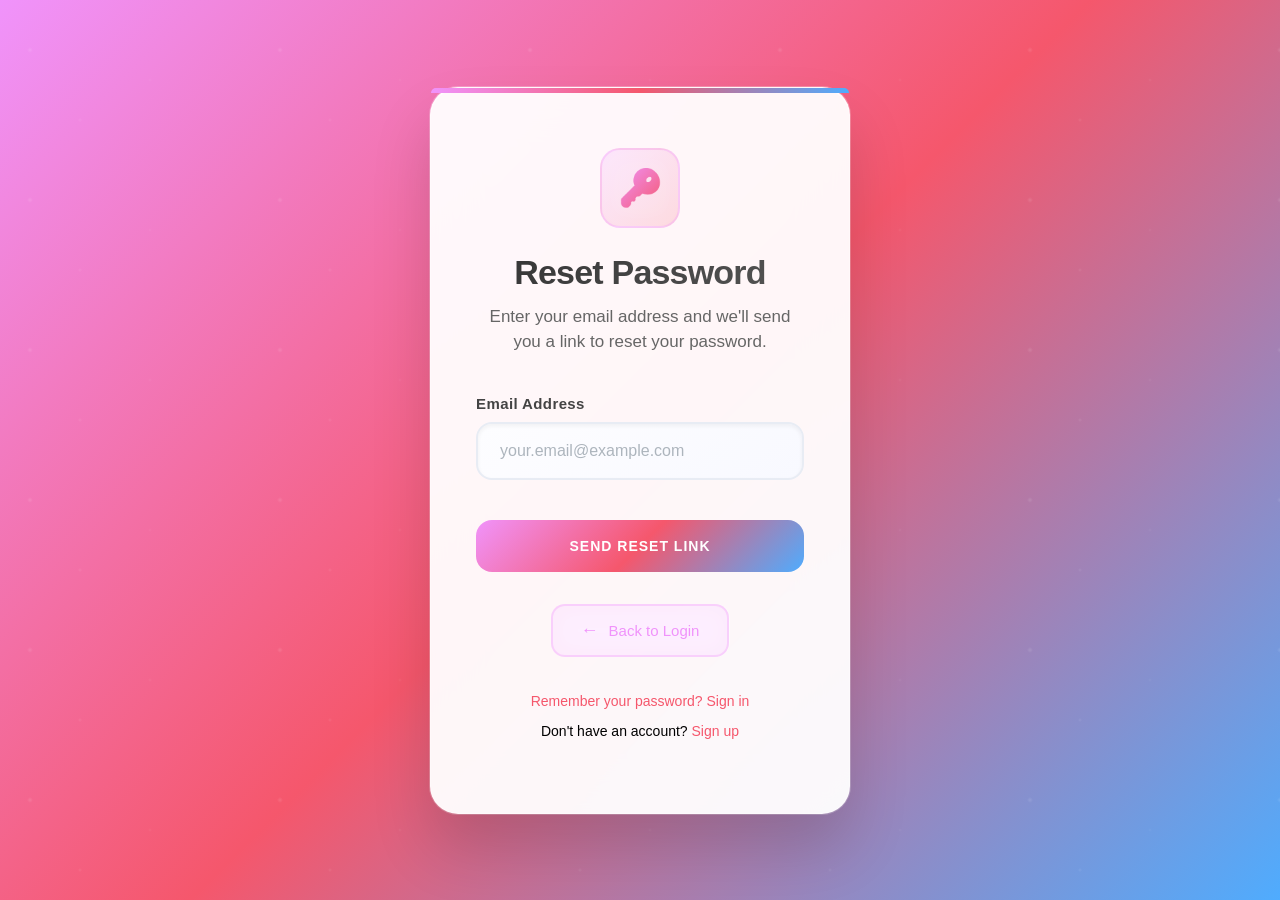
<file: forgot.html>
<!DOCTYPE html>
<html lang="en">
<head>
    <meta charset="UTF-8">
    <meta name="viewport" content="width=device-width, initial-scale=1.0">
    <title>Forgot Password - Reset Your Password</title>

    <style>
        * {
            margin: 0;
            padding: 0;
            box-sizing: border-box;
        }

        body {
            min-height: 100vh;
            display: flex;
            justify-content: center;
            align-items: center;
            background: linear-gradient(135deg, #f093fb 0%, #f5576c 50%, #4facfe 100%);
            background-attachment: fixed;
            font-family: 'Segoe UI', Tahoma, Geneva, Verdana, sans-serif;
            overflow: hidden;
            position: relative;
        }

        /* Animated floating elements */
        body::before {
            content: '';
            position: absolute;
            top: 0;
            left: 0;
            right: 0;
            bottom: 0;
            background-image: 
                radial-gradient(3px 3px at 30px 50px, rgba(255,255,255,0.8), transparent),
                radial-gradient(2px 2px at 80px 120px, rgba(255,255,255,0.6), transparent),
                radial-gradient(2px 2px at 150px 80px, rgba(255,255,255,0.4), transparent),
                radial-gradient(1px 1px at 200px 160px, rgba(255,255,255,0.7), transparent);
            background-repeat: repeat;
            background-size: 250px 150px;
            animation: float 25s infinite linear;
            opacity: 0.15;
        }

        @keyframes float {
            0% { transform: translateY(0px) rotate(0deg); }
            100% { transform: translateY(-30px) rotate(360deg); }
        }

        .reset-container {
            background: rgba(255, 255, 255, 0.95);
            backdrop-filter: blur(25px);
            padding: 60px 45px;
            width: 420px;
            border-radius: 28px;
            box-shadow: 
                0 35px 60px rgba(0,0,0,0.15),
                0 0 0 1px rgba(255,255,255,0.25),
                inset 0 1px 0 rgba(255,255,255,0.9);
            text-align: center;
            position: relative;
            animation: slideUp 0.7s cubic-bezier(0.25, 0.46, 0.45, 0.94);
            border: 1px solid rgba(255,255,255,0.3);
        }

        @keyframes slideUp {
            from {
                opacity: 0;
                transform: translateY(40px) scale(0.95);
            }
            to {
                opacity: 1;
                transform: translateY(0) scale(1);
            }
        }

        .reset-container::before {
            content: '';
            position: absolute;
            top: 0;
            left: 0;
            right: 0;
            height: 5px;
            background: linear-gradient(90deg, #f093fb, #f5576c, #4facfe);
            border-radius: 28px 28px 0 0;
        }

        .icon-container {
            width: 80px;
            height: 80px;
            margin: 0 auto 25px;
            background: linear-gradient(135deg, rgba(240,147,251,0.2), rgba(245,87,108,0.2));
            border-radius: 20px;
            display: flex;
            align-items: center;
            justify-content: center;
            border: 2px solid rgba(240,147,251,0.3);
            backdrop-filter: blur(15px);
        }

        .reset-icon {
            font-size: 36px;
            background: linear-gradient(135deg, #f093fb, #f5576c);
            -webkit-background-clip: text;
            -webkit-text-fill-color: transparent;
            background-clip: text;
            animation: pulse 2s infinite;
        }

        @keyframes pulse {
            0%, 100% { transform: scale(1); }
            50% { transform: scale(1.05); }
        }

        .reset-container h2 {
            font-size: 34px;
            font-weight: 800;
            background: linear-gradient(135deg, #333, #555);
            -webkit-background-clip: text;
            -webkit-text-fill-color: transparent;
            background-clip: text;
            margin-bottom: 12px;
            letter-spacing: -0.8px;
        }

        .reset-container .subtitle {
            color: #666;
            font-size: 17px;
            margin-bottom: 40px;
            font-weight: 400;
            line-height: 1.5;
        }

        .input-group {
            margin-bottom: 28px;
            text-align: left;
            position: relative;
        }

        .input-group label {
            font-size: 15px;
            font-weight: 600;
            color: #444;
            margin-bottom: 10px;
            display: block;
            letter-spacing: 0.4px;
        }

        .input-group input {
            width: 100%;
            padding: 18px 22px;
            border-radius: 16px;
            border: 2px solid #e8ecf4;
            outline: none;
            font-size: 16px;
            background: linear-gradient(145deg, #fdfdff, #f8f9ff);
            transition: all 0.35s cubic-bezier(0.4, 0, 0.2, 1);
            backdrop-filter: blur(12px);
            box-shadow: inset 0 2px 4px rgba(0,0,0,0.05);
        }

        .input-group input:focus {
            border-color: #f5576c;
            background: #fff;
            box-shadow: 
                0 0 0 4px rgba(245,87,108,0.15),
                0 8px 25px rgba(245,87,108,0.1);
            transform: translateY(-3px);
        }

        .input-group input::placeholder {
            color: #adb5bd;
            font-weight: 400;
        }

        .reset-btn {
            width: 100%;
            padding: 18px;
            background: linear-gradient(135deg, #f093fb 0%, #f5576c 50%, #4facfe 100%);
            border: none;
            border-radius: 16px;
            color: white;
            font-size: 17px;
            font-weight: 600;
            cursor: pointer;
            transition: all 0.35s cubic-bezier(0.4, 0, 0.2, 1);
            margin-top: 12px;
            position: relative;
            overflow: hidden;
            letter-spacing: 0.5px;
            text-transform: uppercase;
            font-size: 14px;
            letter-spacing: 1px;
        }

        .reset-btn::before {
            content: '';
            position: absolute;
            top: 0;
            left: -100%;
            width: 100%;
            height: 100%;
            background: linear-gradient(90deg, transparent, rgba(255,255,255,0.4), transparent);
            transition: left 0.6s;
        }

        .reset-btn:hover::before {
            left: 100%;
        }

        .reset-btn:hover {
            transform: translateY(-3px);
            box-shadow: 0 20px 40px rgba(240,147,251,0.4);
        }

        .reset-btn:active {
            transform: translateY(-1px);
        }

        .back-btn {
            display: inline-flex;
            align-items: center;
            gap: 10px;
            margin-top: 32px;
            padding: 14px 28px;
            background: rgba(240,147,251,0.15);
            color: #f093fb;
            border: 2px solid rgba(240,147,251,0.3);
            border-radius: 14px;
            text-decoration: none;
            font-size: 15px;
            font-weight: 500;
            transition: all 0.35s cubic-bezier(0.4, 0, 0.2, 1);
            backdrop-filter: blur(12px);
        }

        .back-btn:hover {
            background: rgba(240,147,251,0.25);
            border-color: #f093fb;
            transform: translateY(-2px);
            box-shadow: 0 10px 25px rgba(240,147,251,0.2);
        }

        .back-btn::before {
            content: '←';
            font-size: 18px;
            font-weight: bold;
        }

        .extra-links {
            margin-top: 36px;
            font-size: 14px;
        }

        .extra-links p {
            margin-bottom: 14px;
        }

        .extra-links a {
            text-decoration: none;
            color: #f5576c;
            font-weight: 500;
            position: relative;
            transition: all 0.25s ease;
        }

        .extra-links a::after {
            content: '';
            position: absolute;
            width: 0;
            height: 2px;
            bottom: -3px;
            left: 0;
            background: linear-gradient(135deg, #f093fb, #f5576c);
            transition: width 0.35s ease;
        }

        .extra-links a:hover::after {
            width: 100%;
        }

        .extra-links a:hover {
            color: #4facfe;
        }

        /* Success message */
        .success-message {
            display: none;
            background: linear-gradient(135deg, rgba(34,197,94,0.2), rgba(74,222,128,0.2));
            border: 2px solid rgba(34,197,94,0.3);
            border-radius: 16px;
            padding: 20px;
            margin: 20px 0;
            color: #166534;
            font-weight: 500;
        }

        /* Responsive */
        @media (max-width: 480px) {
            .reset-container {
                margin: 20px;
                padding: 50px 35px;
                width: auto;
                max-width: 420px;
            }
        }

        /* Loading animation */
        .reset-btn.loading {
            pointer-events: none;
            position: relative;
        }

        .reset-btn.loading::after {
            content: '';
            position: absolute;
            width: 22px;
            height: 22px;
            margin: auto;
            border: 2px solid transparent;
            border-top-color: rgba(255,255,255,0.6);
            border-radius: 50%;
            animation: spin 1s linear infinite;
            top: 0;
            left: 0;
            right: 0;
            bottom: 0;
        }

        @keyframes spin {
            0% { transform: rotate(0deg); }
            100% { transform: rotate(360deg); }
        }
    </style>
</head>
<body>

    <div class="reset-container">
        <div class="icon-container">
            <div class="reset-icon">🔑</div>
        </div>

        <h2>Reset Password</h2>
        <p class="subtitle">Enter your email address and we'll send you a link to reset your password.</p>

        <form id="resetForm">
            <div class="input-group">
                <label>Email Address</label>
                <input type="email" id="resetEmail" placeholder="your.email@example.com" required>
            </div>

            <div class="success-message" id="successMsg">
                ✅ Password reset link sent successfully! Check your email.
            </div>

            <button type="submit" class="reset-btn" id="resetBtn">Send Reset Link</button>
        </form>

        <a href="login.html" class="back-btn">Back to Login</a>

        <div class="extra-links">
            <p><a href="login.html">Remember your password? Sign in</a></p>
            <p>Don't have an account? <a href="signup.html">Sign up</a></p>
        </div>
    </div>

    <script>
        const form = document.getElementById('resetForm');
        const btn = document.getElementById('resetBtn');
        const emailInput = document.getElementById('resetEmail');
        const successMsg = document.getElementById('successMsg');

        form.addEventListener('submit', function(e) {
            e.preventDefault();
            
            btn.classList.add('loading');
            btn.textContent = 'Sending...';
            
            // Simulate API call
            setTimeout(() => {
                btn.classList.remove('loading');
                btn.textContent = 'Send Reset Link';
                
                // Show success message
                successMsg.style.display = 'block';
                emailInput.style.borderColor = '#22c55e';
                emailInput.style.background = '#f0fdf4';
                
                // Scroll to success message
                successMsg.scrollIntoView({ behavior: 'smooth' });
                
                // Reset form after 5 seconds
                setTimeout(() => {
                    successMsg.style.display = 'none';
                    form.reset();
                    emailInput.style.borderColor = '#e8ecf4';
                    emailInput.style.background = '';
                }, 5000);
            }, 2000);
        });

        // Enhanced input focus effects
        emailInput.addEventListener('focus', function() {
            this.parentElement.style.transform = 'translateY(-4px)';
        });

        emailInput.addEventListener('blur', function() {
            this.parentElement.style.transform = 'translateY(0)';
        });

        // Email validation
        emailInput.addEventListener('input', function() {
            const email = this.value;
            const emailRegex = /^[^\s@]+@[^\s@]+\.[^\s@]+$/;
            
            if (emailRegex.test(email)) {
                this.style.borderColor = '#22c55e';
            } else {
                this.style.borderColor = '#e8ecf4';
            }
        });
    </script>

</body>
</html>
</file>
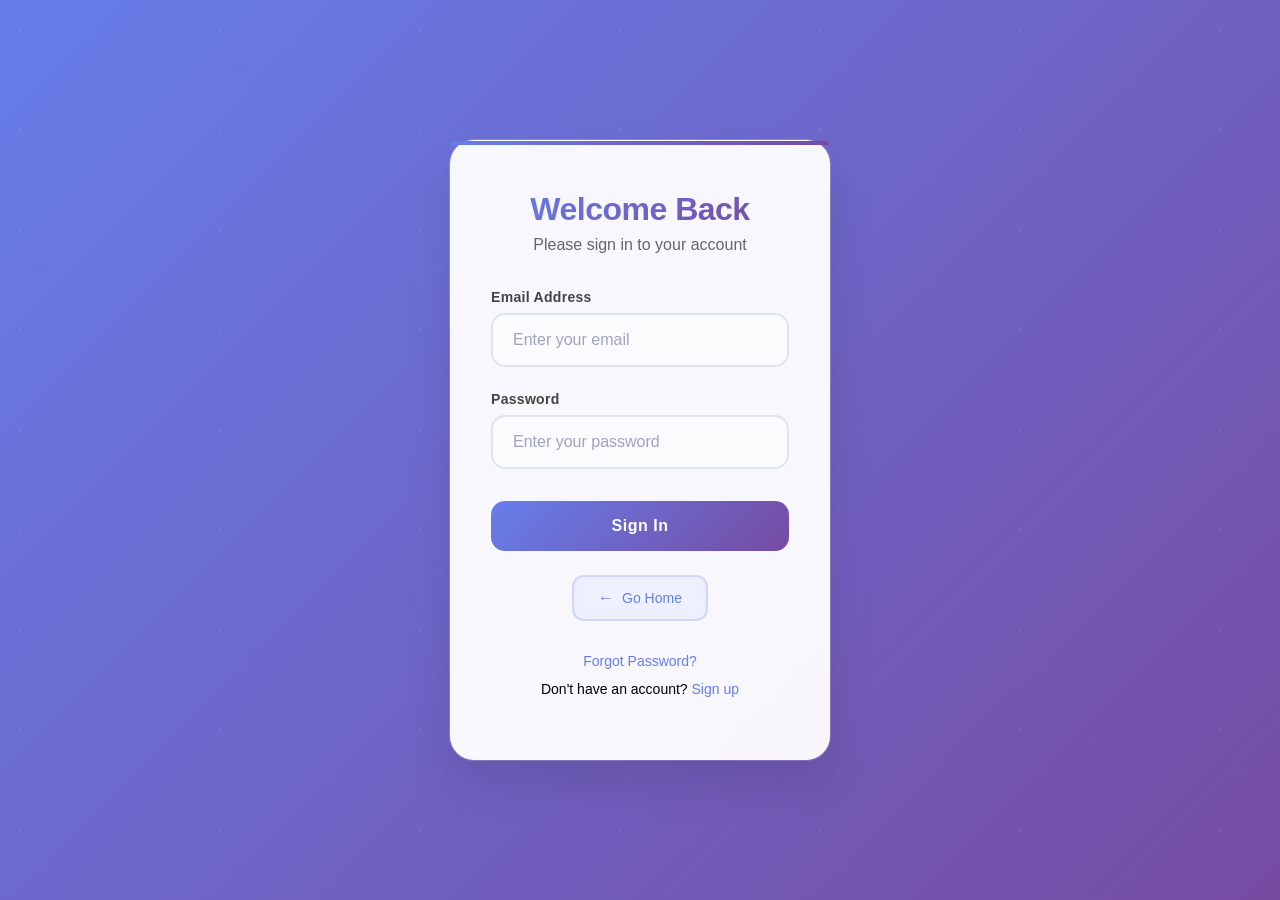
<file: login.html>
<!DOCTYPE html>
<html lang="en">
<head>
    <meta charset="UTF-8">
    <meta name="viewport" content="width=device-width, initial-scale=1.0">
    <title>Login Page</title>

    <style>
        * {
            margin: 0;
            padding: 0;
            box-sizing: border-box;
        }

        body {
            min-height: 100vh;
            display: flex;
            justify-content: center;
            align-items: center;
            background: linear-gradient(135deg, #667eea 0%, #764ba2 100%);
            background-attachment: fixed;
            font-family: 'Segoe UI', Tahoma, Geneva, Verdana, sans-serif;
            overflow: hidden;
            position: relative;
        }

        /* Animated background particles */
        body::before {
            content: '';
            position: absolute;
            top: 0;
            left: 0;
            right: 0;
            bottom: 0;
            background-image: 
                radial-gradient(2px 2px at 20px 30px, #fff, transparent),
                radial-gradient(2px 2px at 40px 70px, rgba(255,255,255,0.8), transparent),
                radial-gradient(1px 1px at 90px 40px, #fff, transparent),
                radial-gradient(1px 1px at 130px 80px, rgba(255,255,255,0.6), transparent);
            background-repeat: repeat;
            background-size: 200px 100px;
            animation: float 20s infinite linear;
            opacity: 0.1;
        }

        @keyframes float {
            0% { transform: translateY(0px) rotate(0deg); }
            100% { transform: translateY(-20px) rotate(360deg); }
        }

        .login-container {
            background: rgba(255, 255, 255, 0.95);
            backdrop-filter: blur(20px);
            padding: 50px 40px;
            width: 380px;
            border-radius: 24px;
            box-shadow: 
                0 25px 45px rgba(0,0,0,0.1),
                0 0 0 1px rgba(255,255,255,0.2),
                inset 0 1px 0 rgba(255,255,255,0.8);
            text-align: center;
            position: relative;
            animation: slideUp 0.6s ease-out;
            border: 1px solid rgba(255,255,255,0.2);
        }

        @keyframes slideUp {
            from {
                opacity: 0;
                transform: translateY(30px);
            }
            to {
                opacity: 1;
                transform: translateY(0);
            }
        }

        .login-container::before {
            content: '';
            position: absolute;
            top: 0;
            left: 0;
            right: 0;
            height: 4px;
            background: linear-gradient(90deg, #667eea, #764ba2);
            border-radius: 24px 24px 0 0;
        }

        .login-container h2 {
            font-size: 32px;
            font-weight: 700;
            background: linear-gradient(135deg, #667eea, #764ba2);
            -webkit-background-clip: text;
            -webkit-text-fill-color: transparent;
            background-clip: text;
            margin-bottom: 8px;
            letter-spacing: -0.5px;
        }

        .login-container .subtitle {
            color: #666;
            font-size: 16px;
            margin-bottom: 35px;
            font-weight: 400;
        }

        .input-group {
            margin-bottom: 24px;
            text-align: left;
            position: relative;
        }

        .input-group label {
            font-size: 14px;
            font-weight: 600;
            color: #444;
            margin-bottom: 8px;
            display: block;
            letter-spacing: 0.3px;
        }

        .input-group input {
            width: 100%;
            padding: 16px 20px;
            border-radius: 14px;
            border: 2px solid #e1e5e9;
            outline: none;
            font-size: 16px;
            background: #fafbfc;
            transition: all 0.3s cubic-bezier(0.4, 0, 0.2, 1);
            backdrop-filter: blur(10px);
        }

        .input-group input:focus {
            border-color: #667eea;
            background: #fff;
            box-shadow: 0 0 0 4px rgba(102, 126, 234, 0.1);
            transform: translateY(-2px);
        }

        .input-group input::placeholder {
            color: #a0a3bd;
            font-weight: 400;
        }

        .login-btn {
            width: 100%;
            padding: 16px;
            background: linear-gradient(135deg, #667eea 0%, #764ba2 100%);
            border: none;
            border-radius: 14px;
            color: white;
            font-size: 16px;
            font-weight: 600;
            cursor: pointer;
            transition: all 0.3s cubic-bezier(0.4, 0, 0.2, 1);
            margin-top: 8px;
            position: relative;
            overflow: hidden;
            letter-spacing: 0.5px;
        }

        .login-btn::before {
            content: '';
            position: absolute;
            top: 0;
            left: -100%;
            width: 100%;
            height: 100%;
            background: linear-gradient(90deg, transparent, rgba(255,255,255,0.3), transparent);
            transition: left 0.5s;
        }

        .login-btn:hover::before {
            left: 100%;
        }

        .login-btn:hover {
            transform: translateY(-2px);
            box-shadow: 0 15px 35px rgba(102, 126, 234, 0.4);
        }

        .login-btn:active {
            transform: translateY(0);
        }

        .home-btn {
            display: inline-flex;
            align-items: center;
            gap: 8px;
            margin-top: 24px;
            padding: 12px 24px;
            background: rgba(102, 126, 234, 0.1);
            color: #667eea;
            border: 2px solid rgba(102, 126, 234, 0.2);
            border-radius: 12px;
            text-decoration: none;
            font-size: 14px;
            font-weight: 500;
            transition: all 0.3s cubic-bezier(0.4, 0, 0.2, 1);
            backdrop-filter: blur(10px);
        }

        .home-btn:hover {
            background: rgba(102, 126, 234, 0.2);
            border-color: #667eea;
            transform: translateY(-1px);
        }

        .home-btn::before {
            content: '←';
            font-size: 16px;
        }

        .extra-links {
            margin-top: 32px;
            font-size: 14px;
        }

        .extra-links p {
            margin-bottom: 12px;
        }

        .extra-links a {
            text-decoration: none;
            color: #667eea;
            font-weight: 500;
            position: relative;
            transition: all 0.2s ease;
        }

        .extra-links a::after {
            content: '';
            position: absolute;
            width: 0;
            height: 2px;
            bottom: -2px;
            left: 0;
            background: linear-gradient(135deg, #667eea, #764ba2);
            transition: width 0.3s ease;
        }

        .extra-links a:hover::after {
            width: 100%;
        }

        .extra-links a:hover {
            color: #764ba2;
        }

        /* Responsive Design */
        @media (max-width: 480px) {
            .login-container {
                margin: 20px;
                padding: 40px 30px;
                width: auto;
                max-width: 380px;
            }
        }

        /* Loading animation for button */
        .login-btn.loading {
            pointer-events: none;
            position: relative;
        }

        .login-btn.loading::after {
            content: '';
            position: absolute;
            width: 20px;
            height: 20px;
            margin: auto;
            border: 2px solid transparent;
            border-top-color: rgba(255,255,255,0.5);
            border-radius: 50%;
            animation: spin 1s linear infinite;
            top: 0;
            left: 0;
            right: 0;
            bottom: 0;
        }

        @keyframes spin {
            0% { transform: rotate(0deg); }
            100% { transform: rotate(360deg); }
        }
    </style>
</head>
<body>

    <div class="login-container">
        <h2>Welcome Back</h2>
        <p class="subtitle">Please sign in to your account</p>

        <form id="loginForm">
            <div class="input-group">
                <label>Email Address</label>
                <input type="email" placeholder="Enter your email" required>
            </div>

            <div class="input-group">
                <label>Password</label>
                <input type="password" placeholder="Enter your password" required>
            </div>

            <button type="submit" class="login-btn" id="loginBtn">Sign In</button>
        </form>

        <a href="index.html" class="home-btn">Go Home</a>

        <div class="extra-links">
            <p><a href="forgot.html">Forgot Password?</a></p>
            <p>Don't have an account? <a href="signup.html">Sign up</a></p>
        </div>
    </div>

    <script>
        // Smooth form submission with loading state
        document.getElementById('loginForm').addEventListener('submit', function(e) {
            e.preventDefault();
            const btn = document.getElementById('loginBtn');
            btn.classList.add('loading');
            btn.textContent = 'Signing In...';

            // Simulate API call
            setTimeout(() => {
                btn.classList.remove('loading');
                btn.textContent = 'Sign In';
                // Here you would typically redirect or show success message
                alert('Login successful! (Demo)');
            }, 2000);
        });

        // Add subtle entrance animation to inputs
        document.querySelectorAll('input').forEach((input, index) => {
            input.addEventListener('focus', function() {
                this.parentElement.style.transform = 'translateY(-4px)';
            });
            input.addEventListener('blur', function() {
                this.parentElement.style.transform = 'translateY(0)';
            });
        });
    </script>

</body>
</html>
</file>
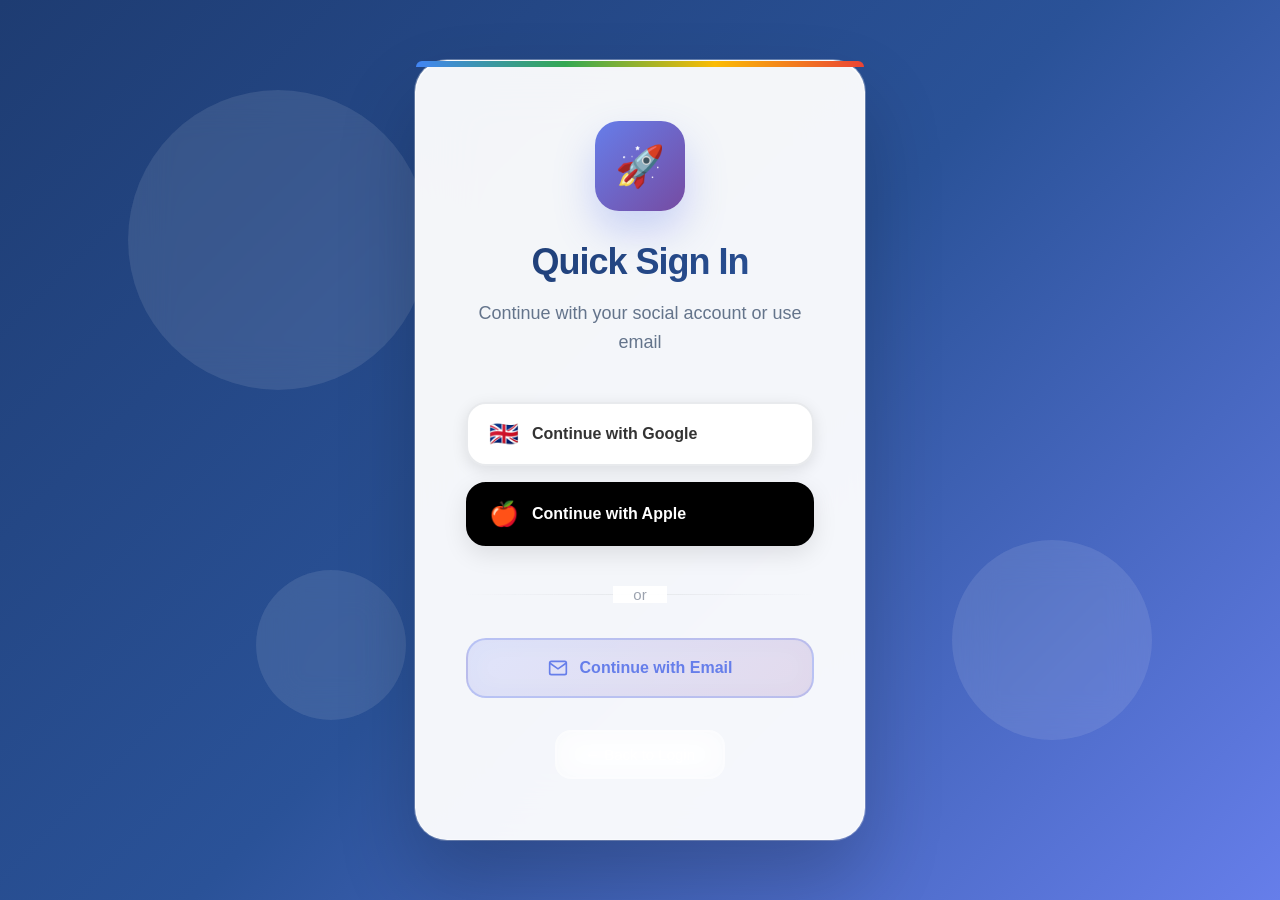
<file: quick.html>
<!DOCTYPE html>
<html lang="en">
<head>
    <meta charset="UTF-8">
    <meta name="viewport" content="width=device-width, initial-scale=1.0">
    <title>Continue with Google or Apple - Quick Sign In</title>

    <style>
        * {
            margin: 0;
            padding: 0;
            box-sizing: border-box;
        }

        body {
            min-height: 100vh;
            display: flex;
            flex-direction: column;
            justify-content: center;
            align-items: center;
            background: linear-gradient(135deg, #1e3c72 0%, #2a5298 50%, #667eea 100%);
            background-attachment: fixed;
            font-family: 'Segoe UI', Tahoma, Geneva, Verdana, sans-serif;
            position: relative;
            overflow: hidden;
        }

        /* Animated background orbs */
        .bg-orb {
            position: absolute;
            border-radius: 50%;
            background: rgba(255,255,255,0.1);
            backdrop-filter: blur(20px);
            animation: floatOrb 15s infinite ease-in-out;
        }

        .orb-1 {
            width: 300px;
            height: 300px;
            top: 10%;
            left: 10%;
            animation-delay: 0s;
        }

        .orb-2 {
            width: 200px;
            height: 200px;
            top: 60%;
            right: 10%;
            animation-delay: 5s;
        }

        .orb-3 {
            width: 150px;
            height: 150px;
            bottom: 20%;
            left: 20%;
            animation-delay: 10s;
        }

        @keyframes floatOrb {
            0%, 100% { transform: translateY(0px) scale(1); }
            50% { transform: translateY(-20px) scale(1.05); }
        }

        .auth-container {
            background: rgba(255, 255, 255, 0.95);
            backdrop-filter: blur(30px);
            padding: 60px 50px;
            width: 450px;
            max-width: 90vw;
            border-radius: 32px;
            box-shadow: 
                0 40px 80px rgba(0,0,0,0.2),
                0 0 0 1px rgba(255,255,255,0.3),
                inset 0 1px 0 rgba(255,255,255,1);
            text-align: center;
            position: relative;
            animation: slideUp 0.8s cubic-bezier(0.25, 0.46, 0.45, 0.94);
            border: 1px solid rgba(255,255,255,0.4);
            z-index: 10;
        }

        @keyframes slideUp {
            from {
                opacity: 0;
                transform: translateY(50px) scale(0.9);
            }
            to {
                opacity: 1;
                transform: translateY(0) scale(1);
            }
        }

        .auth-container::before {
            content: '';
            position: absolute;
            top: 0;
            left: 0;
            right: 0;
            height: 6px;
            background: linear-gradient(90deg, #4285f4, #34a853, #fbbc05, #ea4335);
            border-radius: 32px 32px 0 0;
        }

        .brand-icon {
            width: 90px;
            height: 90px;
            margin: 0 auto 30px;
            background: linear-gradient(135deg, #667eea, #764ba2);
            border-radius: 24px;
            display: flex;
            align-items: center;
            justify-content: center;
            font-size: 40px;
            box-shadow: 0 20px 40px rgba(102,126,234,0.3);
            animation: bounce 2s infinite;
        }

        @keyframes bounce {
            0%, 20%, 50%, 80%, 100% { transform: translateY(0); }
            40% { transform: translateY(-10px); }
            60% { transform: translateY(-5px); }
        }

        .auth-container h2 {
            font-size: 36px;
            font-weight: 800;
            background: linear-gradient(135deg, #1e3c72, #2a5298);
            -webkit-background-clip: text;
            -webkit-text-fill-color: transparent;
            background-clip: text;
            margin-bottom: 16px;
            letter-spacing: -1px;
        }

        .auth-container .subtitle {
            color: #64748b;
            font-size: 18px;
            margin-bottom: 45px;
            font-weight: 400;
            line-height: 1.6;
        }

        .social-buttons {
            display: flex;
            flex-direction: column;
            gap: 16px;
            margin-bottom: 40px;
        }

        .social-btn {
            display: flex;
            align-items: center;
            gap: 16px;
            padding: 18px 24px;
            border-radius: 20px;
            text-decoration: none;
            font-size: 16px;
            font-weight: 600;
            transition: all 0.3s cubic-bezier(0.4, 0, 0.2, 1);
            position: relative;
            overflow: hidden;
            backdrop-filter: blur(15px);
            box-shadow: 0 8px 25px rgba(0,0,0,0.1);
        }

        .social-btn::before {
            content: '';
            position: absolute;
            top: 0;
            left: -100%;
            width: 100%;
            height: 100%;
            background: linear-gradient(90deg, transparent, rgba(255,255,255,0.2), transparent);
            transition: left 0.5s;
            z-index: 1;
        }

        .social-btn:hover::before {
            left: 100%;
        }

        .google-btn {
            background: #fff;
            border: 2px solid #e8eaed;
            color: #333;
            box-shadow: 0 4px 15px rgba(0,0,0,0.1);
        }

        .google-btn:hover {
            border-color: #4285f4;
            transform: translateY(-2px);
            box-shadow: 0 12px 30px rgba(66,133,244,0.3);
        }

        .apple-btn {
            background: #000;
            border: 2px solid #000;
            color: #fff;
        }

        .apple-btn:hover {
            background: #1d1d1f;
            border-color: #1d1d1f;
            transform: translateY(-2px);
            box-shadow: 0 12px 30px rgba(0,0,0,0.4);
        }

        .social-icon {
            width: 24px;
            height: 24px;
            font-size: 24px;
            display: flex;
            align-items: center;
            justify-content: center;
        }

        .divider {
            position: relative;
            margin: 35px 0;
            color: #9ca3af;
            font-size: 15px;
            font-weight: 500;
        }

        .divider::before {
            content: '';
            position: absolute;
            top: 50%;
            left: 0;
            right: 0;
            height: 1px;
            background: linear-gradient(90deg, transparent, #e5e7eb, transparent);
        }

        .divider span {
            background: rgba(255,255,255,0.95);
            padding: 0 20px;
            position: relative;
        }

        .email-btn {
            width: 100%;
            padding: 18px;
            background: linear-gradient(135deg, rgba(102,126,234,0.2), rgba(118,75,162,0.2));
            border: 2px solid rgba(102,126,234,0.3);
            border-radius: 20px;
            color: #667eea;
            font-size: 16px;
            font-weight: 600;
            cursor: pointer;
            transition: all 0.3s cubic-bezier(0.4, 0, 0.2, 1);
            backdrop-filter: blur(15px);
            text-decoration: none;
            display: inline-flex;
            align-items: center;
            justify-content: center;
            gap: 12px;
        }

        .email-btn:hover {
            background: rgba(102,126,234,0.3);
            border-color: #667eea;
            transform: translateY(-2px);
            box-shadow: 0 12px 30px rgba(102,126,234,0.25);
            color: #5a67d8;
        }

        .back-btn {
            display: inline-flex;
            align-items: center;
            gap: 10px;
            margin-top: 32px;
            padding: 14px 28px;
            background: rgba(255,255,255,0.2);
            color: #fff;
            border: 2px solid rgba(255,255,255,0.3);
            border-radius: 16px;
            text-decoration: none;
            font-size: 15px;
            font-weight: 500;
            transition: all 0.3s cubic-bezier(0.4, 0, 0.2, 1);
            backdrop-filter: blur(15px);
        }

        .back-btn:hover {
            background: rgba(255,255,255,0.3);
            border-color: rgba(255,255,255,0.5);
            transform: translateY(-2px);
            box-shadow: 0 10px 25px rgba(255,255,255,0.2);
        }

        /* Responsive */
        @media (max-width: 480px) {
            .auth-container {
                margin: 20px;
                padding: 50px 35px;
                width: auto;
            }
            
            .social-buttons {
                gap: 12px;
            }
        }
    </style>
</head>
<body>
    <!-- Background Orbs -->
    <div class="bg-orb orb-1"></div>
    <div class="bg-orb orb-2"></div>
    <div class="bg-orb orb-3"></div>

    <div class="auth-container">
        <div class="brand-icon">🚀</div>
        
        <h2>Quick Sign In</h2>
        <p class="subtitle">Continue with your social account or use email</p>

        <div class="social-buttons">
            <a href="#" class="social-btn google-btn" id="googleBtn">
                <span class="social-icon">🇬🇧</span>
                <span>Continue with Google</span>
            </a>
            
            <a href="#" class="social-btn apple-btn" id="appleBtn">
                <span class="social-icon">🍎</span>
                <span>Continue with Apple</span>
            </a>
        </div>

        <div class="divider">
            <span>or</span>
        </div>

        <a href="login.html" class="email-btn">
            <svg width="20" height="20" viewBox="0 0 24 24" fill="none" stroke="currentColor" stroke-width="2">
                <path d="M20 4H4c-1.1 0-1.99.9-1.99 2L2 18c0 1.1.9 2 2 2h16c1.1 0 2-.9 2-2V6c0-1.1-.9-2-2-2z"/>
                <polyline points="22,6 12,13 2,6"/>
            </svg>
            Continue with Email
        </a>

        <a href="login.html" class="back-btn">
            ← Back to Login
        </a>
    </div>

    <script>
        // Social login handlers with loading states
        document.getElementById('googleBtn').addEventListener('click', function(e) {
            e.preventDefault();
            simulateSocialLogin(this, 'Google');
        });

        document.getElementById('appleBtn').addEventListener('click', function(e) {
            e.preventDefault();
            simulateSocialLogin(this, 'Apple');
        });

        function simulateSocialLogin(button, provider) {
            const originalText = button.innerHTML;
            button.style.pointerEvents = 'none';
            
            // Add loading spinner
            const spinner = document.createElement('div');
            spinner.style.cssText = `
                width: 20px; height: 20px; border: 2px solid transparent;
                border-top: 2px solid rgba(255,255,255,0.5); border-radius: 50%;
                animation: spin 1s linear infinite; margin-right: 12px;
            `;
            button.innerHTML = '';
            button.appendChild(spinner);
            button.innerHTML += `Signing in with ${provider}...`;

            setTimeout(() => {
                alert(`✅ Successfully signed in with ${provider}! Redirecting...`);
                // window.location.href = 'dashboard.html';
                button.innerHTML = originalText;
                button.style.pointerEvents = 'auto';
            }, 2500);
        }

        // Add entrance animations
        document.addEventListener('DOMContentLoaded', function() {
            const buttons = document.querySelectorAll('.social-btn');
            buttons.forEach((btn, index) => {
                btn.style.opacity = '0';
                btn.style.transform = 'translateY(20px)';
                setTimeout(() => {
                    btn.style.transition = 'all 0.5s cubic-bezier(0.4, 0, 0.2, 1)';
                    btn.style.opacity = '1';
                    btn.style.transform = 'translateY(0)';
                }, index * 200);
            });
        });

        // Keyboard navigation
        document.addEventListener('keydown', function(e) {
            if (e.key === 'Enter' || e.key === ' ') {
                const focused = document.activeElement;
                if (focused.classList.contains('social-btn')) {
                    focused.click();
                }
            }
        });
    </script>

</body>
</html>
</file>
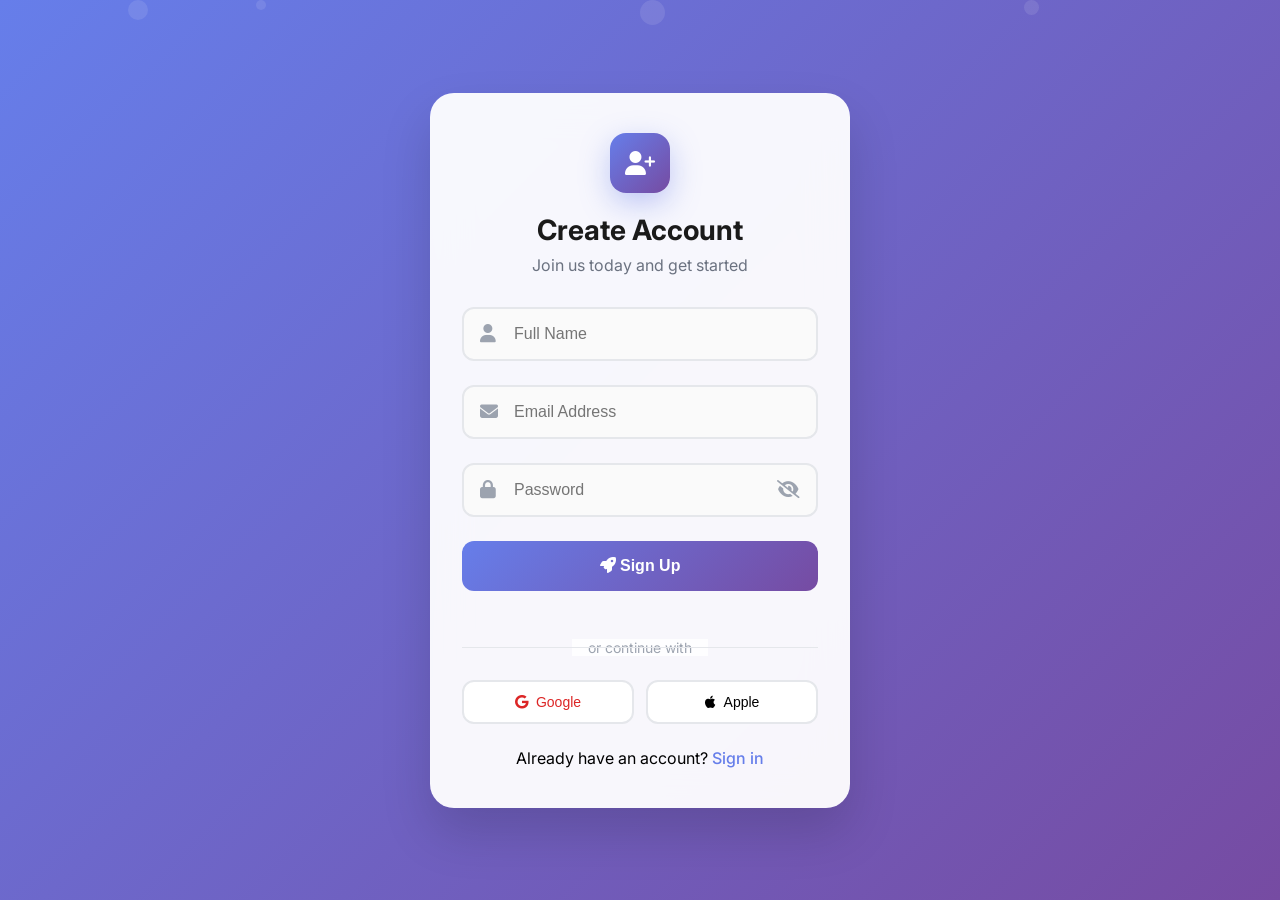
<file: signup.html>
<!DOCTYPE html>
<html lang="en">
<head>
    <meta charset="UTF-8">
    <meta name="viewport" content="width=device-width, initial-scale=1.0">
    <title>Create Account - Sign Up</title>
    <link href="https://fonts.googleapis.com/css2?family=Inter:wght@300;400;500;600;700&display=swap" rel="stylesheet">
    <link rel="stylesheet" href="https://cdnjs.cloudflare.com/ajax/libs/font-awesome/6.4.0/css/all.min.css">
    <style>
        * {
            margin: 0;
            padding: 0;
            box-sizing: border-box;
        }

        body {
            font-family: 'Inter', sans-serif;
            background: linear-gradient(135deg, #667eea 0%, #764ba2 100%);
            min-height: 100vh;
            display: flex;
            align-items: center;
            justify-content: center;
            padding: 20px;
            overflow-x: hidden;
        }

        .signup-container {
            background: rgba(255, 255, 255, 0.95);
            backdrop-filter: blur(20px);
            border-radius: 24px;
            box-shadow: 0 25px 50px rgba(0, 0, 0, 0.15);
            width: 100%;
            max-width: 420px;
            padding: 40px 32px;
            animation: slideUp 0.6s ease-out;
            position: relative;
            overflow: hidden;
        }

        @keyframes slideUp {
            from {
                opacity: 0;
                transform: translateY(30px);
            }
            to {
                opacity: 1;
                transform: translateY(0);
            }
        }

        .signup-header {
            text-align: center;
            margin-bottom: 32px;
        }

        .logo {
            width: 60px;
            height: 60px;
            background: linear-gradient(135deg, #667eea, #764ba2);
            border-radius: 16px;
            display: flex;
            align-items: center;
            justify-content: center;
            margin: 0 auto 20px;
            font-size: 24px;
            color: white;
            box-shadow: 0 10px 30px rgba(102, 126, 234, 0.4);
        }

        .signup-title {
            font-size: 28px;
            font-weight: 700;
            color: #1a1a1a;
            margin-bottom: 8px;
        }

        .signup-subtitle {
            color: #6b7280;
            font-size: 16px;
            font-weight: 400;
        }

        .form-group {
            position: relative;
            margin-bottom: 24px;
        }

        .form-group input {
            width: 100%;
            padding: 16px 20px 16px 50px;
            border: 2px solid #e5e7eb;
            border-radius: 12px;
            font-size: 16px;
            font-weight: 500;
            background: #fafafa;
            transition: all 0.3s ease;
            outline: none;
        }

        .form-group input:focus {
            border-color: #667eea;
            background: white;
            box-shadow: 0 0 0 4px rgba(102, 126, 234, 0.1);
            transform: translateY(-2px);
        }

        .form-icon {
            position: absolute;
            left: 18px;
            top: 50%;
            transform: translateY(-50%);
            color: #9ca3af;
            font-size: 18px;
            transition: color 0.3s ease;
        }

        .form-group:focus-within .form-icon {
            color: #667eea;
        }

        .password-toggle {
            position: absolute;
            right: 18px;
            top: 50%;
            transform: translateY(-50%);
            cursor: pointer;
            color: #9ca3af;
            font-size: 18px;
            transition: color 0.3s ease;
        }

        .password-toggle:hover {
            color: #667eea;
        }

        .signup-btn {
            width: 100%;
            padding: 16px;
            background: linear-gradient(135deg, #667eea 0%, #764ba2 100%);
            color: white;
            border: none;
            border-radius: 12px;
            font-size: 16px;
            font-weight: 600;
            cursor: pointer;
            transition: all 0.3s ease;
            position: relative;
            overflow: hidden;
            margin-bottom: 24px;
        }

        .signup-btn:hover:not(:disabled) {
            transform: translateY(-2px);
            box-shadow: 0 15px 35px rgba(102, 126, 234, 0.4);
        }

        .signup-btn:disabled {
            opacity: 0.8;
            cursor: not-allowed;
            transform: none;
        }

        .signup-btn::before {
            content: '';
            position: absolute;
            top: 0;
            left: -100%;
            width: 100%;
            height: 100%;
            background: linear-gradient(90deg, transparent, rgba(255,255,255,0.3), transparent);
            transition: left 0.5s;
        }

        .signup-btn:hover:not(:disabled)::before {
            left: 100%;
        }

        .success-message {
            display: none;
            background: linear-gradient(135deg, #10b981, #059669);
            color: white;
            padding: 16px;
            border-radius: 12px;
            text-align: center;
            margin-bottom: 20px;
            font-weight: 500;
            animation: slideDown 0.4s ease;
        }

        @keyframes slideDown {
            from {
                opacity: 0;
                transform: translateY(-10px);
            }
            to {
                opacity: 1;
                transform: translateY(0);
            }
        }

        .redirect-message {
            background: linear-gradient(135deg, #3b82f6, #1d4ed8);
            color: white;
            padding: 16px;
            border-radius: 12px;
            text-align: center;
            margin-bottom: 20px;
            font-weight: 500;
            animation: slideDown 0.4s ease;
        }

        .countdown {
            font-size: 18px;
            font-weight: 700;
            margin-top: 8px;
        }

        .divider {
            text-align: center;
            margin: 24px 0;
            position: relative;
            color: #9ca3af;
            font-size: 14px;
        }

        .divider::before {
            content: '';
            position: absolute;
            top: 50%;
            left: 0;
            right: 0;
            height: 1px;
            background: #e5e7eb;
        }

        .divider span {
            background: rgba(255, 255, 255, 0.95);
            padding: 0 16px;
        }

        .social-login {
            display: flex;
            gap: 12px;
            margin-bottom: 24px;
        }

        .social-btn {
            flex: 1;
            padding: 12px;
            border: 2px solid #e5e7eb;
            background: white;
            border-radius: 12px;
            cursor: pointer;
            transition: all 0.3s ease;
            font-size: 14px;
            font-weight: 500;
            display: flex;
            align-items: center;
            justify-content: center;
            gap: 8px;
            color: #374151;
        }

        .social-btn:hover {
            border-color: #667eea;
            transform: translateY(-1px);
            box-shadow: 0 5px 15px rgba(0, 0, 0, 0.1);
        }

        .social-btn.google {
            color: #dc2626;
        }

        .social-btn.apple {
            color: #000;
        }

        .login-link {
            text-align: center;
        }

        .login-link a {
            color: #667eea;
            text-decoration: none;
            font-weight: 500;
            transition: color 0.3s ease;
        }

        .login-link a:hover {
            color: #5a67d8;
        }

        /* Responsive Design */
        @media (max-width: 480px) {
            .signup-container {
                padding: 32px 24px;
                margin: 10px;
            }
            
            .signup-title {
                font-size: 24px;
            }
        }

        /* Floating particles animation */
        .particles {
            position: absolute;
            top: 0;
            left: 0;
            width: 100%;
            height: 100%;
            overflow: hidden;
            z-index: 0;
            pointer-events: none;
        }

        .particle {
            position: absolute;
            background: rgba(255, 255, 255, 0.1);
            border-radius: 50%;
            animation: float 6s ease-in-out infinite;
        }

        .particle:nth-child(1) { width: 20px; height: 20px; left: 10%; animation-delay: 0s; }
        .particle:nth-child(2) { width: 15px; height: 15px; left: 80%; animation-delay: 1s; }
        .particle:nth-child(3) { width: 25px; height: 25px; left: 50%; animation-delay: 2s; }
        .particle:nth-child(4) { width: 10px; height: 10px; left: 20%; animation-delay: 3s; }

        @keyframes float {
            0%, 100% { transform: translateY(0px) rotate(0deg); }
            50% { transform: translateY(-20px) rotate(180deg); }
        }
    </style>
</head>
<body>
    <div class="particles">
        <div class="particle"></div>
        <div class="particle"></div>
        <div class="particle"></div>
        <div class="particle"></div>
    </div>

    <div class="signup-container">
        <div class="signup-header">
            <div class="logo">
                <i class="fas fa-user-plus"></i>
            </div>
            <h1 class="signup-title">Create Account</h1>
            <p class="signup-subtitle">Join us today and get started</p>
        </div>

        <form id="signupForm">
            <!-- Success message will be shown here -->
            <div class="redirect-message" id="redirectMessage" style="display: none;">
                <div>Account created successfully! 🎉</div>
                <div class="countdown" id="countdown">Redirecting to login in <span id="timer">3</span> seconds...</div>
            </div>

            <div id="formFields">
                <div class="form-group">
                    <i class="fas fa-user form-icon"></i>
                    <input type="text" id="fullName" placeholder="Full Name" required>
                </div>

                <div class="form-group">
                    <i class="fas fa-envelope form-icon"></i>
                    <input type="email" id="email" placeholder="Email Address" required>
                </div>

                <div class="form-group">
                    <i class="fas fa-lock form-icon"></i>
                    <input type="password" id="password" placeholder="Password" required>
                    <i class="fas fa-eye-slash password-toggle" id="togglePassword"></i>
                </div>

                <button type="submit" class="signup-btn">
                    <i class="fas fa-rocket"></i> Sign Up
                </button>
            </div>
        </form>

        <div class="divider">
            <span>or continue with</span>
        </div>

        <div class="social-login">
            <button class="social-btn google">
                <i class="fab fa-google"></i> Google
            </button>
            <button class="social-btn apple">
                <i class="fab fa-apple"></i> Apple
            </button>
        </div>

        <div class="login-link">
            Already have an account? <a href="login.html">Sign in</a>
        </div>
    </div>

    <script>
        // Password toggle functionality
        const togglePassword = document.getElementById('togglePassword');
        const passwordInput = document.getElementById('password');

        togglePassword.addEventListener('click', function () {
            const type = passwordInput.getAttribute('type') === 'password' ? 'text' : 'password';
            passwordInput.setAttribute('type', type);
            this.classList.toggle('fa-eye-slash');
            this.classList.toggle('fa-eye');
        });

        // Form submission with redirect to login page
        document.getElementById('signupForm').addEventListener('submit', function(e) {
            e.preventDefault();
            
            // Hide form fields
            document.getElementById('formFields').style.display = 'none';
            
            // Show redirect message
            const redirectMessage = document.getElementById('redirectMessage');
            const timer = document.getElementById('timer');
            redirectMessage.style.display = 'block';
            
            // Disable submit button
            const btn = document.querySelector('.signup-btn');
            btn.disabled = true;
            btn.innerHTML = '<i class="fas fa-check"></i> Account Created!';
            
            // Countdown and redirect
            let countdown = 3;
            timer.textContent = countdown;
            
            const countdownInterval = setInterval(() => {
                countdown--;
                timer.textContent = countdown;
                
                if (countdown <= 0) {
                    clearInterval(countdownInterval);
                    // Redirect to login.html
                    window.location.href = 'login.html';
                }
            }, 1000);
        });

        // Input animations
        document.querySelectorAll('input').forEach(input => {
            input.addEventListener('focus', function() {
                this.parentElement.classList.add('focused');
            });
            
            input.addEventListener('blur', function() {
                if (!this.value) {
                    this.parentElement.classList.remove('focused');
                }
            });
        });

        // Social buttons hover effects
        document.querySelectorAll('.social-btn').forEach(btn => {
            btn.addEventListener('click', function(e) {
                e.preventDefault();
                this.style.transform = 'scale(0.95)';
                setTimeout(() => {
                    this.style.transform = '';
                }, 150);
            });
        });

        // Manual redirect link in case user wants to go immediately
        document.getElementById('redirectMessage').addEventListener('click', function() {
            window.location.href = 'login.html';
        });
    </script>
</body>
</html>
</file>
